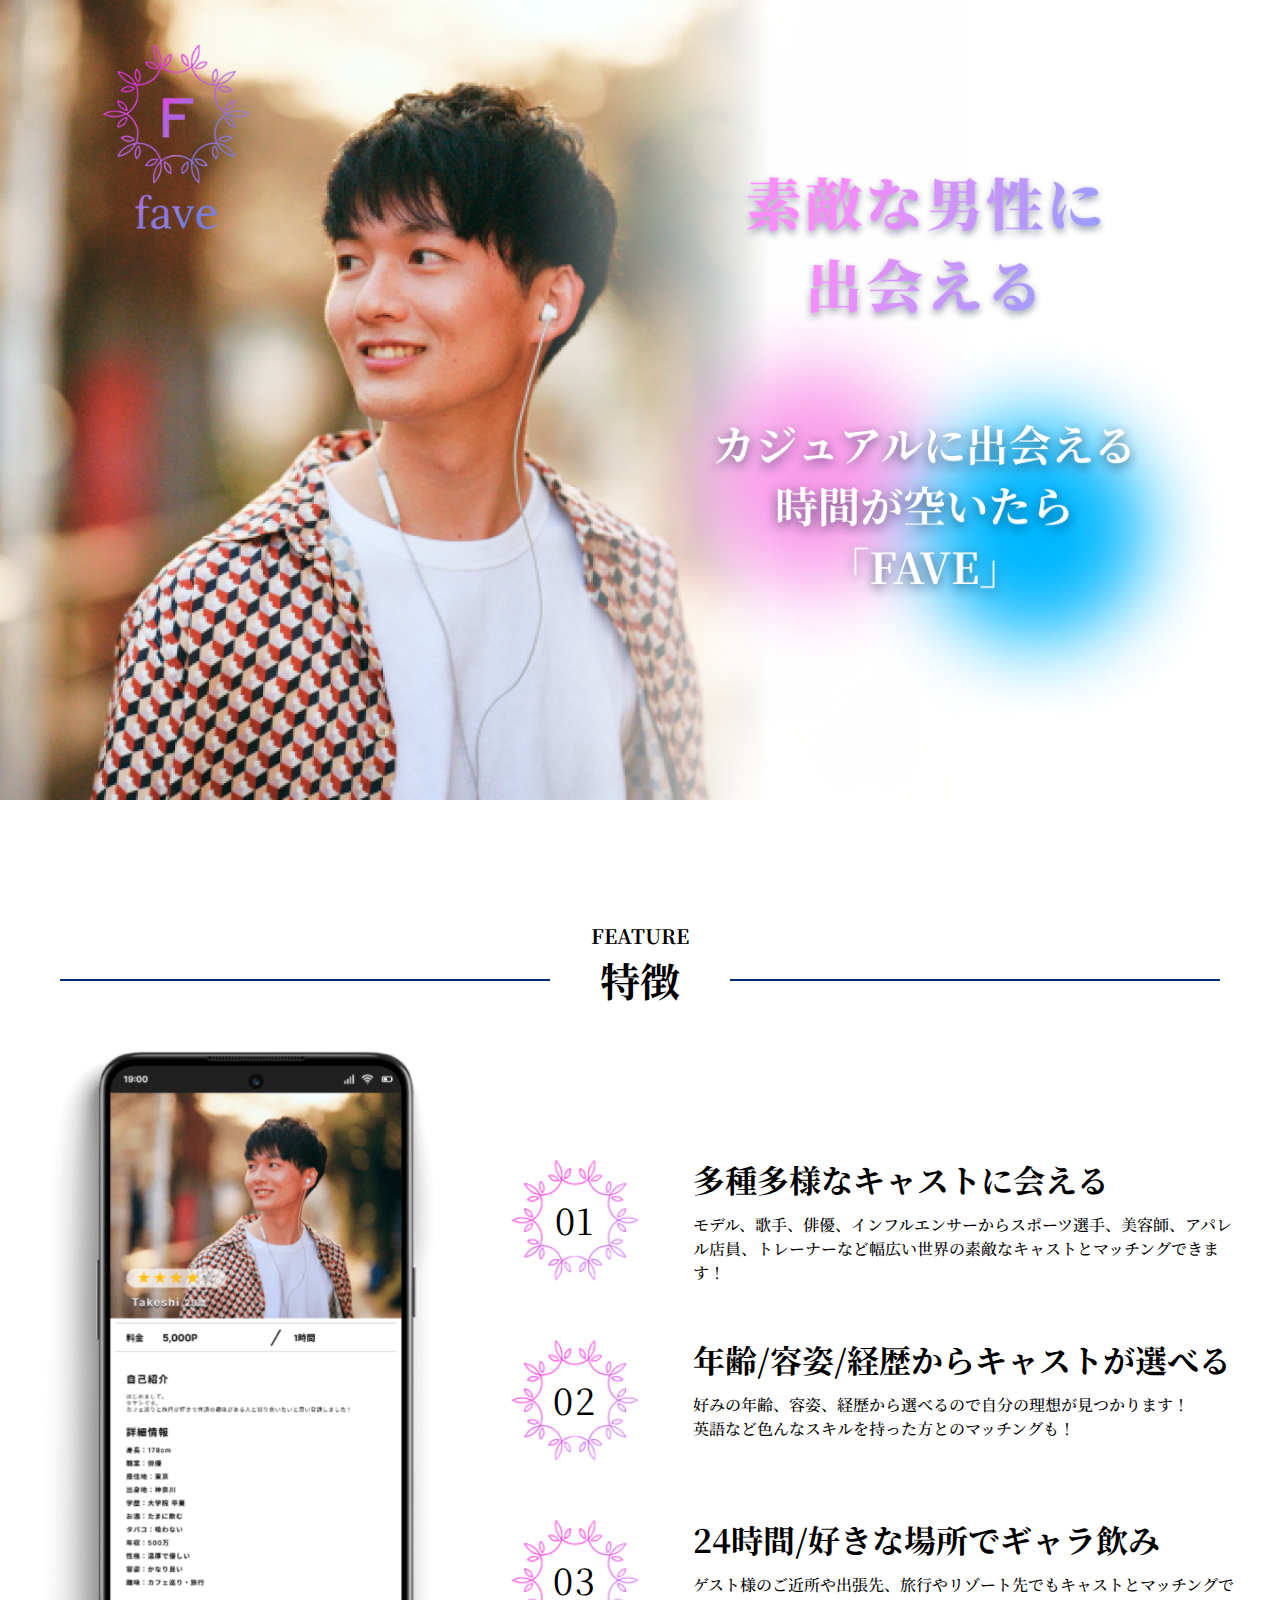
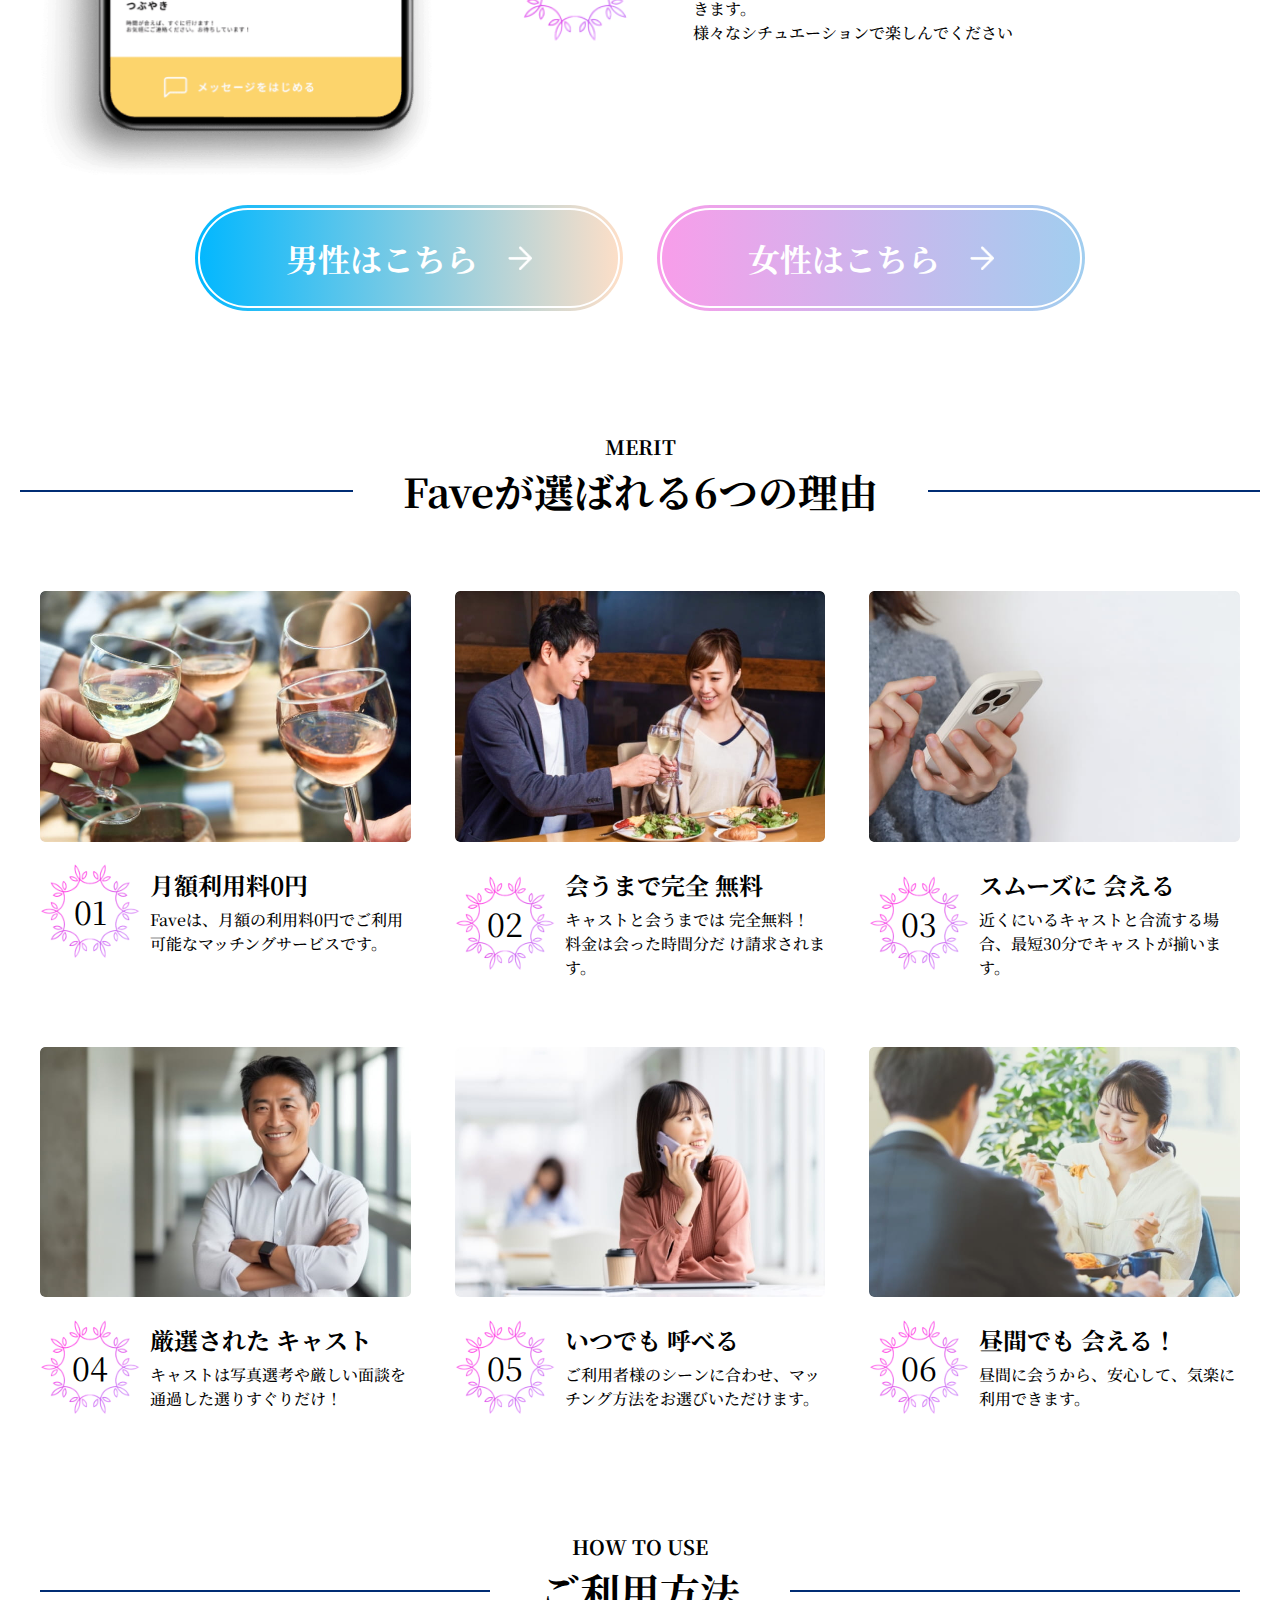
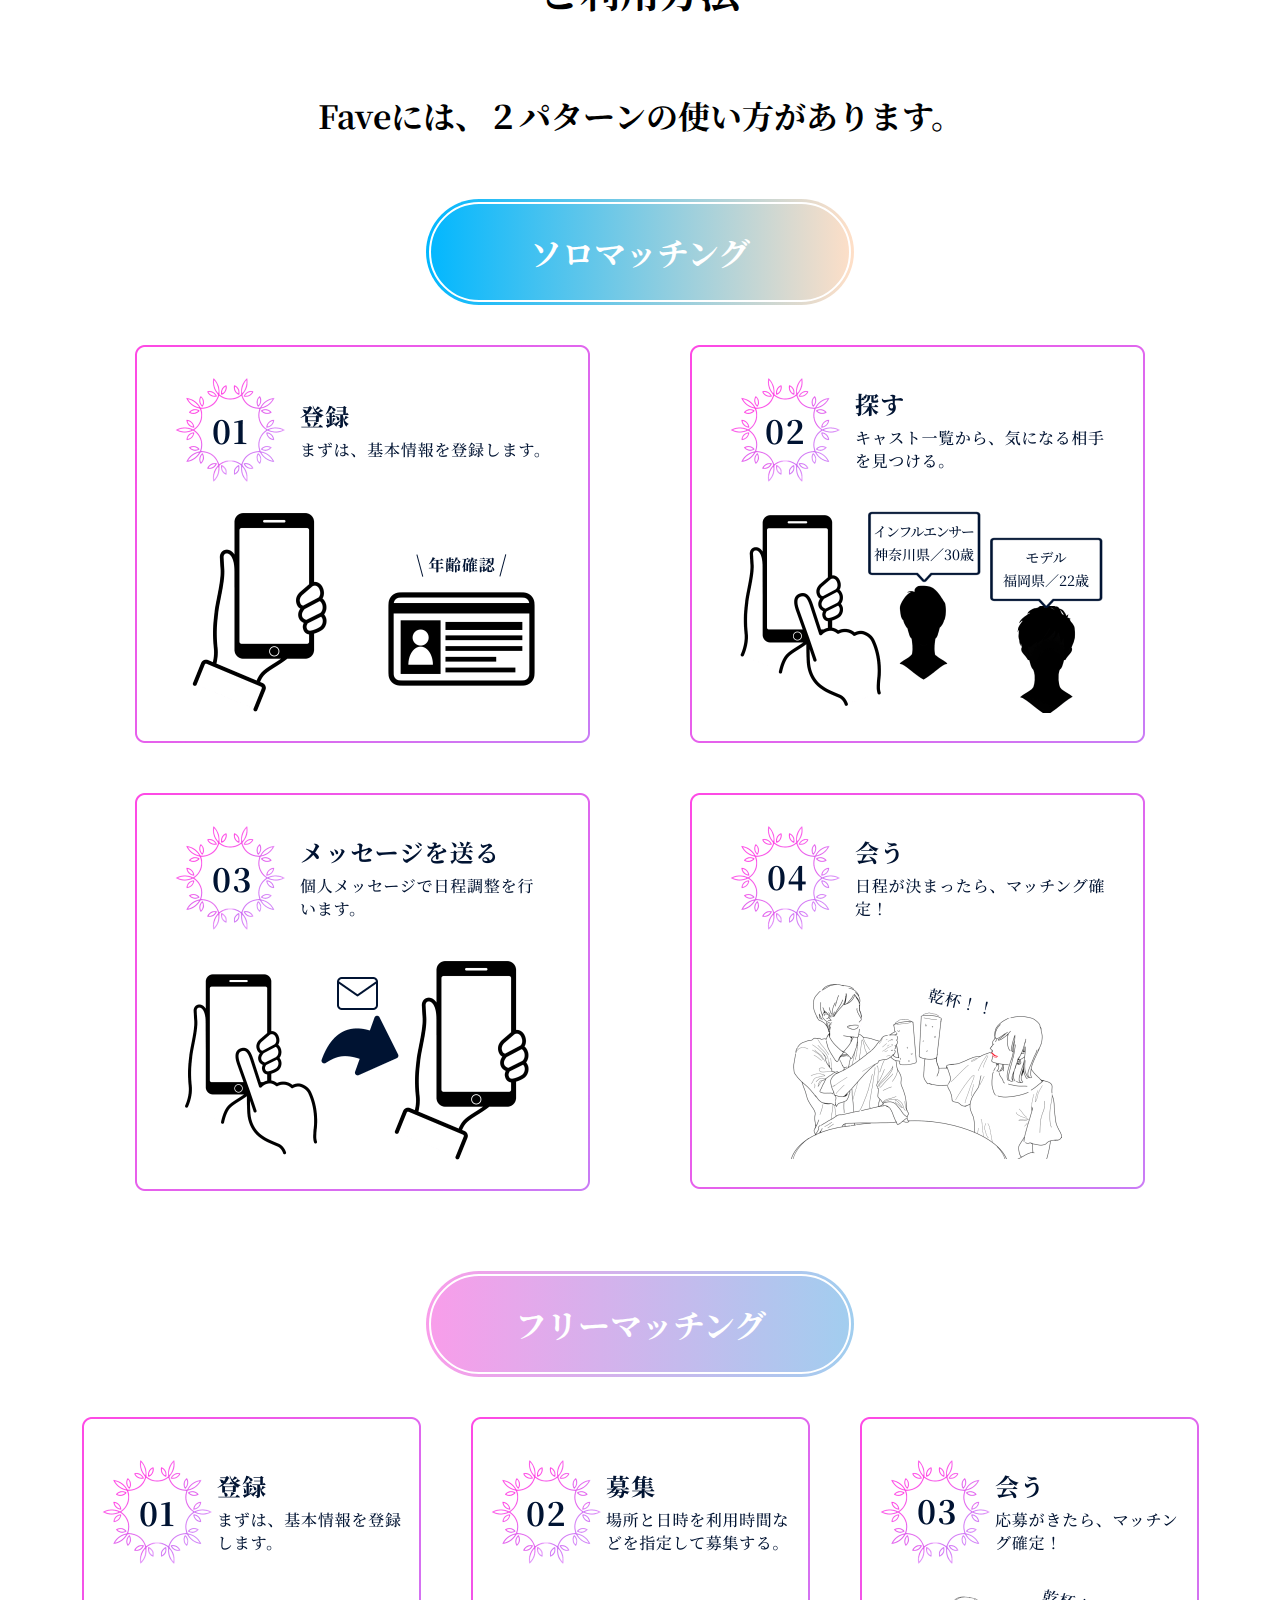
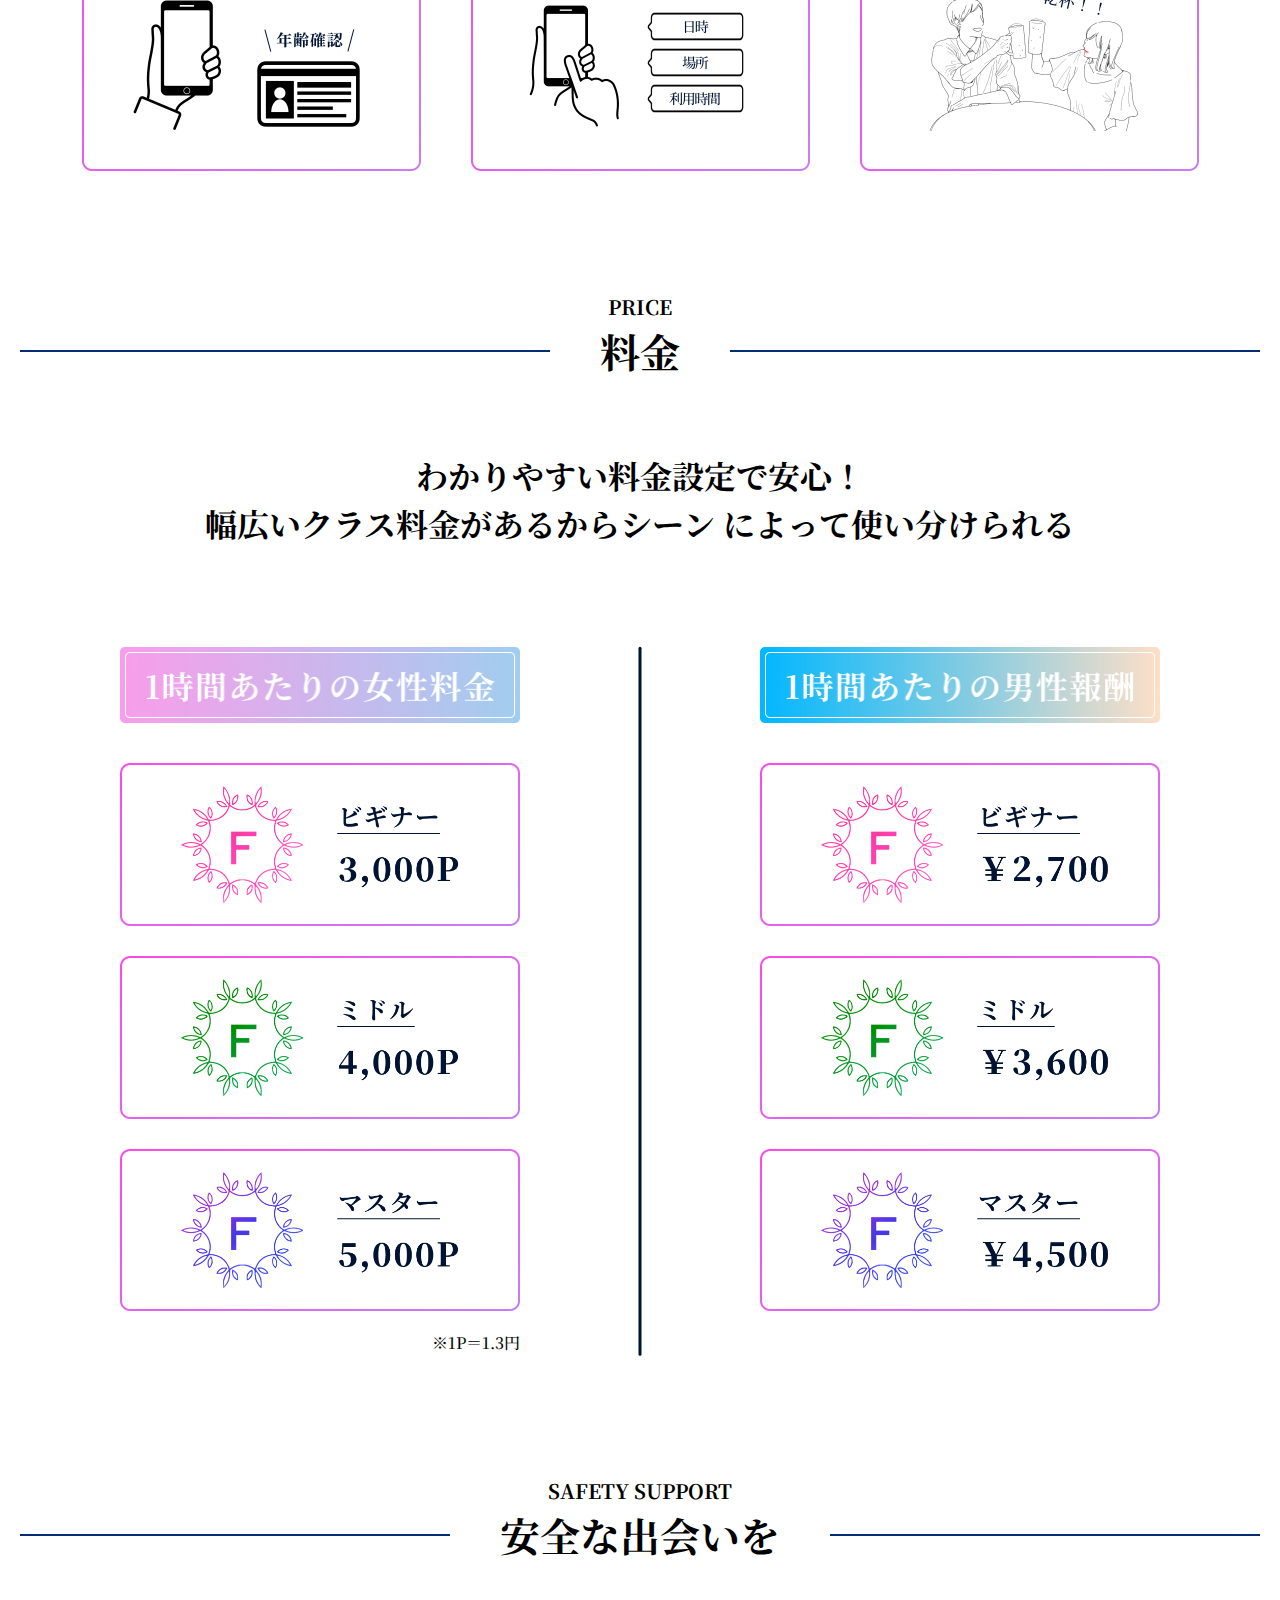
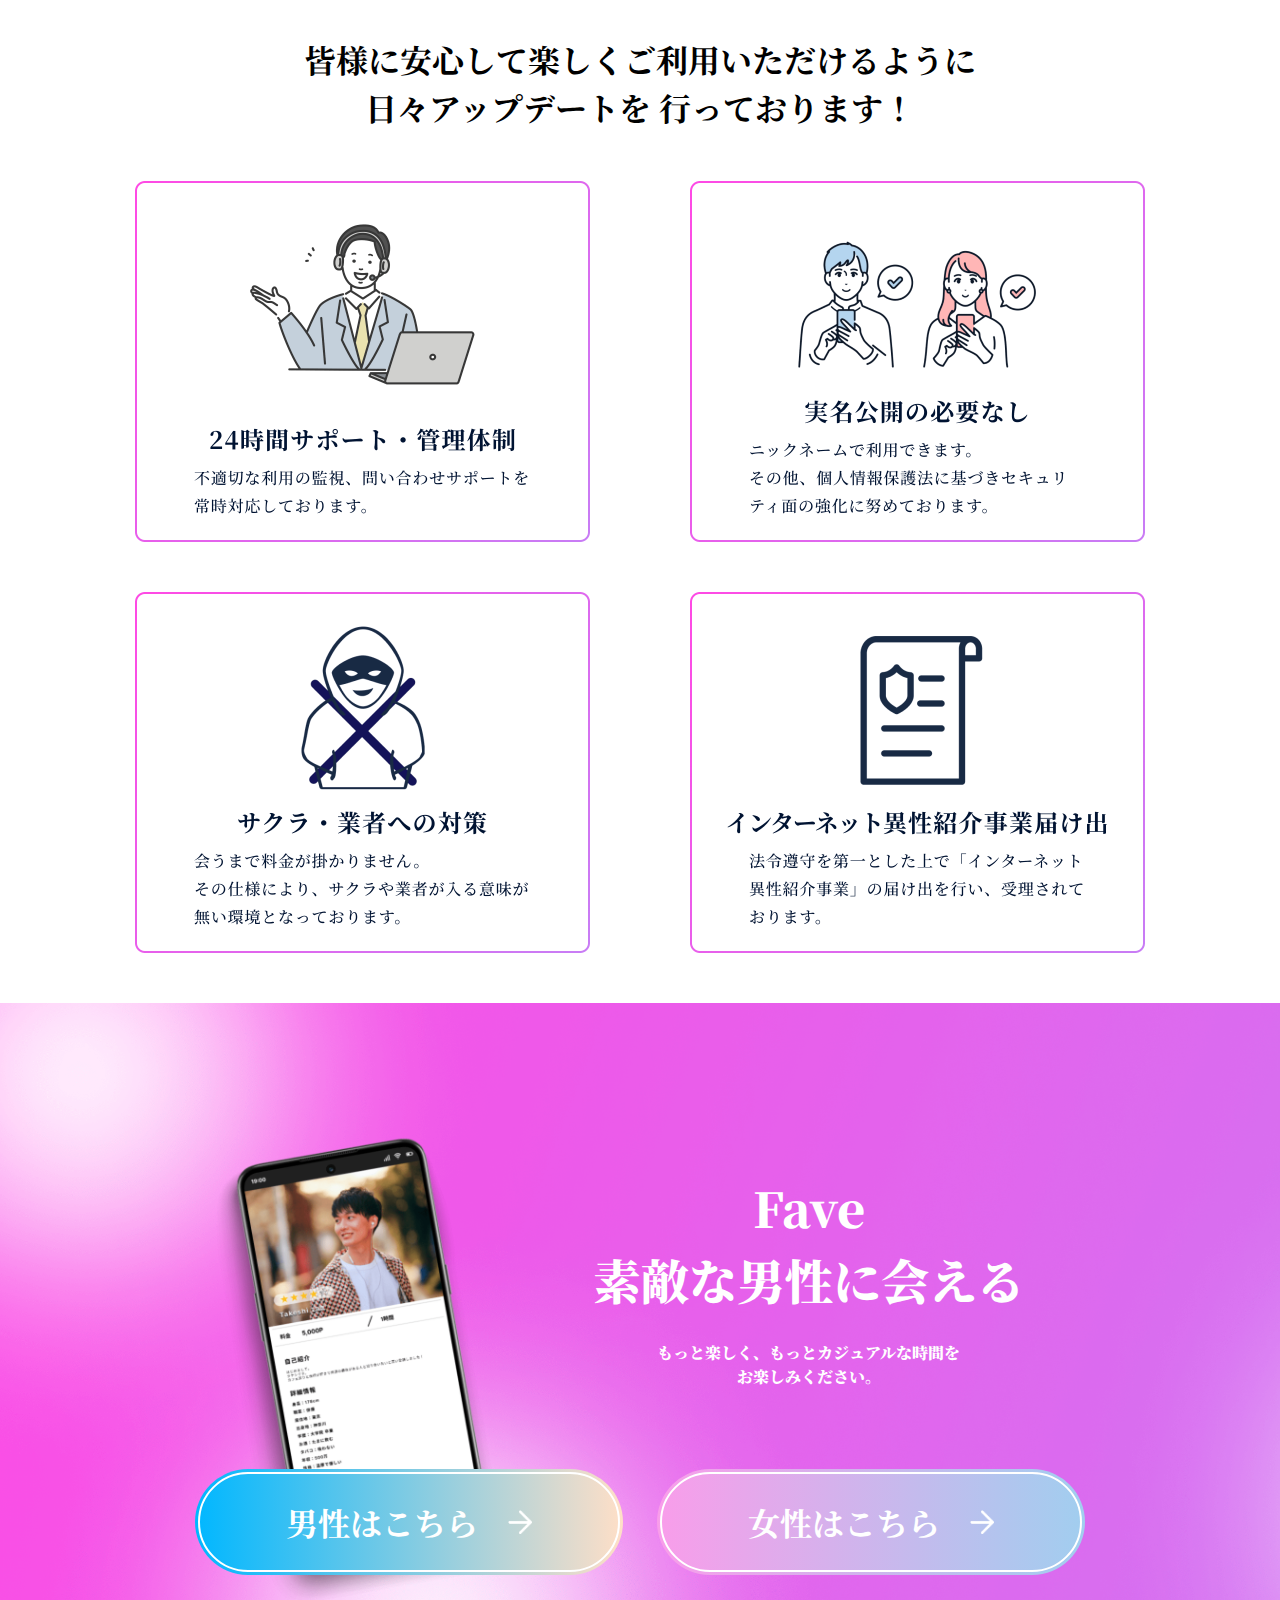
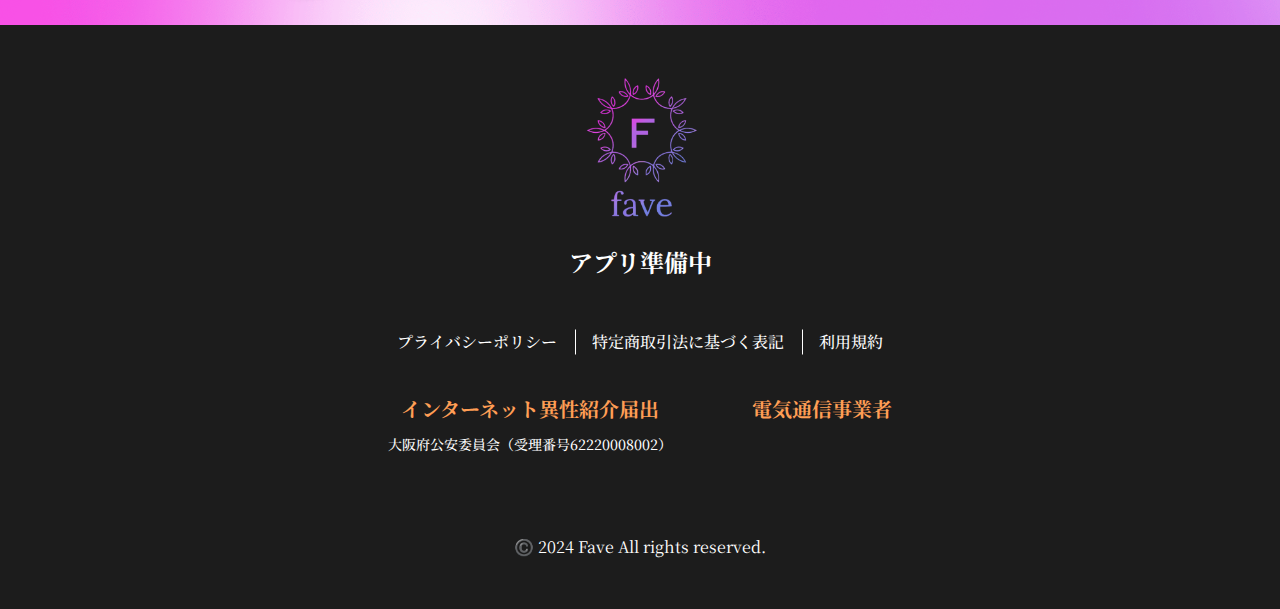
<file: index.html>
<!DOCTYPE html>
<html lang="ja">
<head>
  <meta charset="UTF-8" />
  <meta name="viewport" content="width=device-width,initial-scale=1.0" />
  <meta name="format-detection" content="telephone=no" />
  <!-- meta情報 -->
  <title>fave - 素敵な男性に出会える - ギャラ飲みアプリ</title>
  <meta name="description" content="" />
  <meta name="keywords" content="" />
  <!-- ogp -->
  <meta property="og:title" content="" />
  <meta property="og:type" content="" />
  <meta property="og:url" content="" />
  <meta property="og:image" content="" />
  <meta property="og:site_name" content="" />
  <meta property="og:description" content="" />
  <!-- ファビコン -->
  <link rel="icon" href="./favicon.ico" id="favicon">
  <link rel="apple-touch-icon" sizes="180x180" href="/apple-touch-icon-180x180.png">
  <!-- css -->
  <link rel="stylesheet" href="./css/styles.css">
  <!-- Google fonts -->
  <link rel="preconnect" href="https://fonts.googleapis.com">
  <link rel="preconnect" href="https://fonts.gstatic.com" crossorigin>
  <link href="https://fonts.googleapis.com/css2?family=Noto+Serif+JP&display=swap" rel="stylesheet">
  <!-- JavaScript -->
  <script src="https://code.jquery.com/jquery-3.6.0.js"></script>
  <script defer src="./js/script.js"></script>
</head>
<body>

  <header class="header">
    <h1 class="header__logo">
      <a href="">
        <img src='./images/common/logo.png' alt='fave' width='' height='' loading='lazy'>
      </a>
    </h1>
  </header>

  <main>
    <div class="fv">
      <div class="fv__inner">
        <div class="fv__img">
          <picture>
            <source srcset="./images/top/mv_pc.png" media="(min-width: 768px)" type="image/png">
            <img src="./images/top/mv_sp.png"alt='カジュアルに出会える 時間が空いたら「fave」' width='' height='' loading='lazy'>
          </picture>
        </div>
      </div>
    </div>

    <section class="feature">
      <div class="feature__inner">
        <h3 class="section-title">
          <span>feature</span>
          特徴
        </h3>
        <div class="feature__content">
          <div class="feature__img">
            <img src='./images/top/top_feature_img.png' alt='' width='' height='' loading='lazy'>
          </div>
          <div class="feature__items">
            <div class="feature__wrap">
              <span class="feature__icon">01</span>
              <div class="feature__item">
                <p class="feature__title">多種多様なキャストに会える</p>
                <p class="feature__text">モデル、歌手、俳優、インフルエンサーからスポーツ選手、美容師、アパレル店員、トレーナーなど幅広い世界の素敵なキャストとマッチングできます！</p>
              </div>
            </div>
            <div class="feature__wrap">
              <span class="feature__icon">02</span>
              <div class="feature__item">
                <p class="feature__title">年齢/容姿/経歴からキャストが選べる</p>
                <p class="feature__text">好みの年齢、容姿、経歴から選べるので自分の理想が見つかります！
                  <br>英語など色んなスキルを持った方とのマッチングも！</p>
              </div>
            </div>
            <div class="feature__wrap">
              <span class="feature__icon">03</span>
              <div class="feature__item">
                <p class="feature__title">24時間/好きな場所でギャラ飲み</p>
                <p class="feature__text">ゲスト様のご近所や出張先、旅行やリゾート先でもキャストとマッチングできます。<br>
                  様々なシチュエーションで楽しんでください</p>
              </div>
            </div>
          </div>
        </div>
        <div class="feature__btns">
          <a href="https://www.favejp.com/" class="btn -blue -arrow">男性はこちら</a>
          <a href="https://www.favejp.com/" class="btn -pink -arrow">女性はこちら</a>
        </div>
      </div>
    </section>

  <section class="merit">
    <div class="merit__inner">
      <h3 class="section-title">
        <span>merit</span>
        Faveが選ばれる6つの理由
      </h3>
      <div class="merit__content">
        <ul class="merit__items">
          <li class="merit__item">
            <div class="merit__img">
              <img src='./images/top/top_reason_01.jpg' alt='' width='' height='' loading='lazy'>
            </div>
            <div class="merit__wrap">
              <span class="merit__icon">01</span>
              <div class="merit__box">
                <p class="merit__title">月額利用料<br class="u-mobile">0円</p>
                <p class="merit__text">Faveは、月額の利用料0円でご利用可能なマッチングサービスです。</p>
              </div>
            </div>
          </li>
          <li class="merit__item">
            <div class="merit__img">
              <img src='./images/top/top_reason_02.jpg' alt='' width='' height='' loading='lazy'>
            </div>
            <div class="merit__wrap">
              <span class="merit__icon">02</span>
              <div class="merit__box">
                <p class="merit__title">会うまで完全
                  <br class="u-mobile">無料</p>
                <p class="merit__text">キャストと会うまでは<br class="u-mobile">
                  完全無料！<br class="u-mobile">
                  料金は会った時間分だ<br class="u-mobile">
                  け請求されます。</p>
              </div>
            </div>
          </li>
          <li class="merit__item">
            <div class="merit__img">
              <img src='./images/top/top_reason_03.jpg' alt='' width='' height='' loading='lazy'>
            </div>
            <div class="merit__wrap">
              <span class="merit__icon">03</span>
              <div class="merit__box">
                <p class="merit__title">スムーズに
                  <br class="u-mobile">会える</p>
                <p class="merit__text">近くにいるキャストと合流する場合、最短30分でキャストが揃います。</p>
              </div>
            </div>
          </li>
          <li class="merit__item">
            <div class="merit__img">
              <img src='./images/top/top_reason_04.jpg' alt='' width='' height='' loading='lazy'>
            </div>
            <div class="merit__wrap">
              <span class="merit__icon">04</span>
              <div class="merit__box">
                <p class="merit__title">厳選された
                  <br class="u-mobile">キャスト</p>
                <p class="merit__text">キャストは写真選考や厳しい面談を通過した選りすぐりだけ！</p>
              </div>
            </div>
          </li>
          <li class="merit__item">
            <div class="merit__img">
              <img src='./images/top/top_reason_05.jpg' alt='' width='' height='' loading='lazy'>
            </div>
            <div class="merit__wrap">
              <span class="merit__icon">05</span>
              <div class="merit__box">
                <p class="merit__title">いつでも
                  <br class="u-mobile">呼べる</p>
                <p class="merit__text">ご利用者様のシーンに合わせ、マッチング方法をお選びいただけます。</p>
              </div>
            </div>
          </li>
          <li class="merit__item">
            <div class="merit__img">
              <img src='./images/top/top_reason_06.jpg' alt='' width='' height='' loading='lazy'>
            </div>
            <div class="merit__wrap">
              <span class="merit__icon">06</span>
              <div class="merit__box">
                <p class="merit__title">昼間でも
                  <br class="u-mobile">会える！</p>
                <p class="merit__text">昼間に会うから、安心して、気楽に利用できます。</p>
              </div>
            </div>
          </li>
        </ul>
      </div>
    </div>
  </section>

  <section class="use">
    <div class="use__inner">
      <h3 class="section-title">
        <span>how to use</span>
        ご利用方法
      </h3>
      <p class="section-text">Faveには、２パターンの使い方が<br class="u-mobile">あります。</p>
      <div class="use__content">
        <div class="use-solo">
          <p class="btn -blue">ソロマッチング</p>
          <div class="use-solo__items">
            <div class="use-solo__item">
              <picture>
                <source srcset="./images/top/top_use_01.png" media="(min-width: 768px)" type="image/png">
                <img src="./images/top/top_use_01_sp.png" alt='' width='' height='' loading='lazy'>
              </picture>
            </div>
            <div class="use-solo__item">
              <picture>
                <source srcset="./images/top/top_use_02.png" media="(min-width: 768px)" type="image/png">
                <img src="./images/top/top_use_02_sp.png" alt='' width='' height='' loading='lazy'>
              </picture>
            </div>
            <div class="use-solo__item">
              <picture>
                <source srcset="./images/top/top_use_03.png" media="(min-width: 768px)" type="image/png">
                <img src="./images/top/top_use_03_sp.png" alt='' width='' height='' loading='lazy'>
              </picture>
            </div>
            <div class="use-solo__item">
              <picture>
                <source srcset="./images/top/top_use_04.png" media="(min-width: 768px)" type="image/png">
                <img src="./images/top/top_use_04_sp.png" alt='' width='' height='' loading='lazy'>
              </picture>
            </div>
          </div>
        </div>
        <div class="use-free">
          <p class="btn -pink">フリーマッチング</p>
          <div class="use-free__items">
            <div class="use-free__item">
              <picture>
                <source srcset="./images/top/top_step_01.png" media="(min-width: 768px)" type="image/png">
                <img src="./images/top/top_step_01_sp.png" alt='' width='' height='' loading='lazy'>
              </picture>
            </div>
            <div class="use-free__item">
              <picture>
                <source srcset="./images/top/top_step_02.png" media="(min-width: 768px)" type="image/png">
                <img src="./images/top/top_step_02_sp.png" alt='' width='' height='' loading='lazy'>
              </picture>
            </div>
            <div class="use-free__item">
              <picture>
                <source srcset="./images/top/top_step_03.png" media="(min-width: 768px)" type="image/png">
                <img src="./images/top/top_step_03_sp.png" alt='' width='' height='' loading='lazy'>
              </picture>
            </div>
          </div>
        </div>
      </div>
    </div>
  </section>

  <section class="price">
    <div class="price__inner">
      <h3 class="section-title">
        <span>price</span>
        料金
      </h3>
      <p class="section-text">わかりやすい料金設定で安心！<br>
        幅広いクラス料金があるからシーン<br class="u-mobile">
        によって使い分けられる</p>
        <div class="price__content">
          <div class="price__items">
            <div class="price__item">
              <div class="price__title">
                <picture>
                  <source srcset="./images/top/top_price_title_01.png" media="(min-width: 768px)" type="image/png">
                  <img src="./images/top/top_price_title_01_sp.png" alt='' width='' height='' loading='lazy'>
                </picture>
              </div>
              <div class="price__moneys">
                <div class="price__money">
                  <picture>
                    <source srcset="./images/top/top_price_women_01.png" media="(min-width: 768px)" type="image/png">
                    <img src="./images/top/top_price_women_01_sp.png" alt='' width='' height='' loading='lazy'>
                  </picture>
                </div>
                <div class="price__money">
                  <picture>
                    <source srcset="./images/top/top_price_women_02.png" media="(min-width: 768px)" type="image/png">
                    <img src="./images/top/top_price_women_02_sp.png" alt='' width='' height='' loading='lazy'>
                  </picture>
                </div>
                <div class="price__money">
                  <picture>
                    <source srcset="./images/top/top_price_women_03.png" media="(min-width: 768px)" type="image/png">
                    <img src="./images/top/top_price_women_03_sp.png" alt='' width='' height='' loading='lazy'>
                  </picture>
                </div>
              </div>
              <span class="price__info">※1P＝1.3円</span>
            </div>
            <div class="price__item">
              <div class="price__title">
                <picture>
                  <source srcset="./images/top/top_price_title_02.png" media="(min-width: 768px)" type="image/png">
                  <img src="./images/top/top_price_title_02_sp.png" alt='' width='' height='' loading='lazy'>
                </picture>
              </div>
              <div class="price__moneys">
                <div class="price__money">
                  <picture>
                    <source srcset="./images/top/top_price_men_01.png" media="(min-width: 768px)" type="image/png">
                    <img src="./images/top/top_price_men_01_sp.png" alt='' width='' height='' loading='lazy'>
                  </picture>
                </div>
                <div class="price__money">
                  <picture>
                    <source srcset="./images/top/top_price_men_02.png" media="(min-width: 768px)" type="image/png">
                    <img src="./images/top/top_price_men_02_sp.png" alt='' width='' height='' loading='lazy'>
                  </picture>
                </div>
                <div class="price__money">
                  <picture>
                    <source srcset="./images/top/top_price_men_03.png" media="(min-width: 768px)" type="image/png">
                    <img src="./images/top/top_price_men_03_sp.png" alt='' width='' height='' loading='lazy'>
                  </picture>
                </div>
              </div>
            </div>
          </div>
        </div>
    </div>
  </section>

  <section class="support">
    <div class="support__inner">
      <h3 class="section-title">
        <span>safety support</span>
        安全な出会いを
      </h3>
      <p class="section-text">皆様に安心して楽しくご利用いただけるように<br class="u-desktop">日々アップデートを<br class="u-mobile">
        行っております！</p>
        <div class="support__cards">
          <div class="support__card">
            <picture>
              <source srcset="./images/top/top_support_01.png" media="(min-width: 768px)" type="image/png">
              <img src="./images/top/top_support_01_sp.png" alt='' width='' height='' loading='lazy'>
            </picture>
          </div>
          <div class="support__card">
            <picture>
              <source srcset="./images/top/top_support_02.png" media="(min-width: 768px)" type="image/png">
              <img src="./images/top/top_support_02_sp.png" alt='' width='' height='' loading='lazy'>
            </picture>
          </div>
          <div class="support__card">
            <picture>
              <source srcset="./images/top/top_support_03.png" media="(min-width: 768px)" type="image/png">
              <img src="./images/top/top_support_03_sp.png" alt='' width='' height='' loading='lazy'>
            </picture>
          </div>
          <div class="support__card">
            <picture>
              <source srcset="./images/top/top_support_04.png" media="(min-width: 768px)" type="image/png">
              <img src="./images/top/top_support_04_sp.png" alt='' width='' height='' loading='lazy'>
            </picture>
          </div>
        </div>
    </div>
  </section>

  <div class="cta">
    <div class="cta__inner">
      <div class="cta__top">
        <div class="cta__icon">
          <img src="./images/top/top_cta.png" alt='' width='' height='' loading='lazy'>
        </div>
        <div class="cta__wrap">
          <p class="cta__title">Fave<br>素敵な男性に会える</p>
          <p class="cta__text">もっと楽しく、もっとカジュアルな時間を<br class="u-desktop">お楽しみください。</p>
        </div>
      </div>
      <div class="cta__bottom">
        <a href="https://www.favejp.com/" class="btn -blue -arrow">男性はこちら</a>
        <a href="https://www.favejp.com/" class="btn -pink -arrow">女性はこちら</a>
      </div>
    </div>
  </div>

</main>

  <footer class="footer">
    <div class="footer__inner">
      <div class="footer__content">
        <div class="footer__top">
          <div class="footer__logo">
            <a href="./index.html">
              <img src='./images/common/logo.png' alt='fave' width='' height='' loading='lazy'>
            </a>
          </div>
          <p class="footer__text">アプリ準備中</p>
          <ul class="footer__nav">
            <li class="footer__nav-item">
              <a href="./privacy.html">プライバシーポリシー</a>
            </li>
            <li class="footer__nav-item">
              <a href="./law.html">特定商取引法に基づく表記</a>
            </li>
            <li class="footer__nav-item">
              <a href="./terms.html">利用規約</a>
            </li>
          </ul>
        </div>
        <div class="footer__items">
          <div class="footer__item">
            <span>インターネット異性紹介届出</span>
            <p>大阪府公安委員会（受理番号62220008002）</p>
          </div>
          <div class="footer__item">
            <span>電気通信事業者</span>
          </div>
        </div>
        <ul class="footer__sns">
          <li class="footer__sns-icon">
            <a href="https://www.instagram.com/ocha.match?igsh=NHRrb2h4bnhzanFk&utm_source=qr" target="_blank">
              <img src='./images/icon/icon_Instagram.png' alt='' width='' height='' loading='lazy'>
            </a>
          </li>
          <li class="footer__sns-icon">
            <a href="https://x.com/eramedia_japan?s=21&t=iy0AznA65EbNjRZKje7L4g" target="_blank">
              <img src='./images/icon/icon_x.png' alt='' width='' height='' loading='lazy'>
            </a>
          </li>
          <li class="footer__sns-icon">
            <a href="https://www.tiktok.com/@ocha04186?_t=8leWgpbMFbU&_r=1" target="_blank">
              <img src='./images/icon/icon_tiktok.png' alt='' width='' height='' loading='lazy'>
            </a>
          </li>
        </ul>
      </div>
      <p class="footer__copyright">©️ 2024 Fave All rights reserved.</p>
    </div>
  </footer>
  
</body>
</html>
</file>
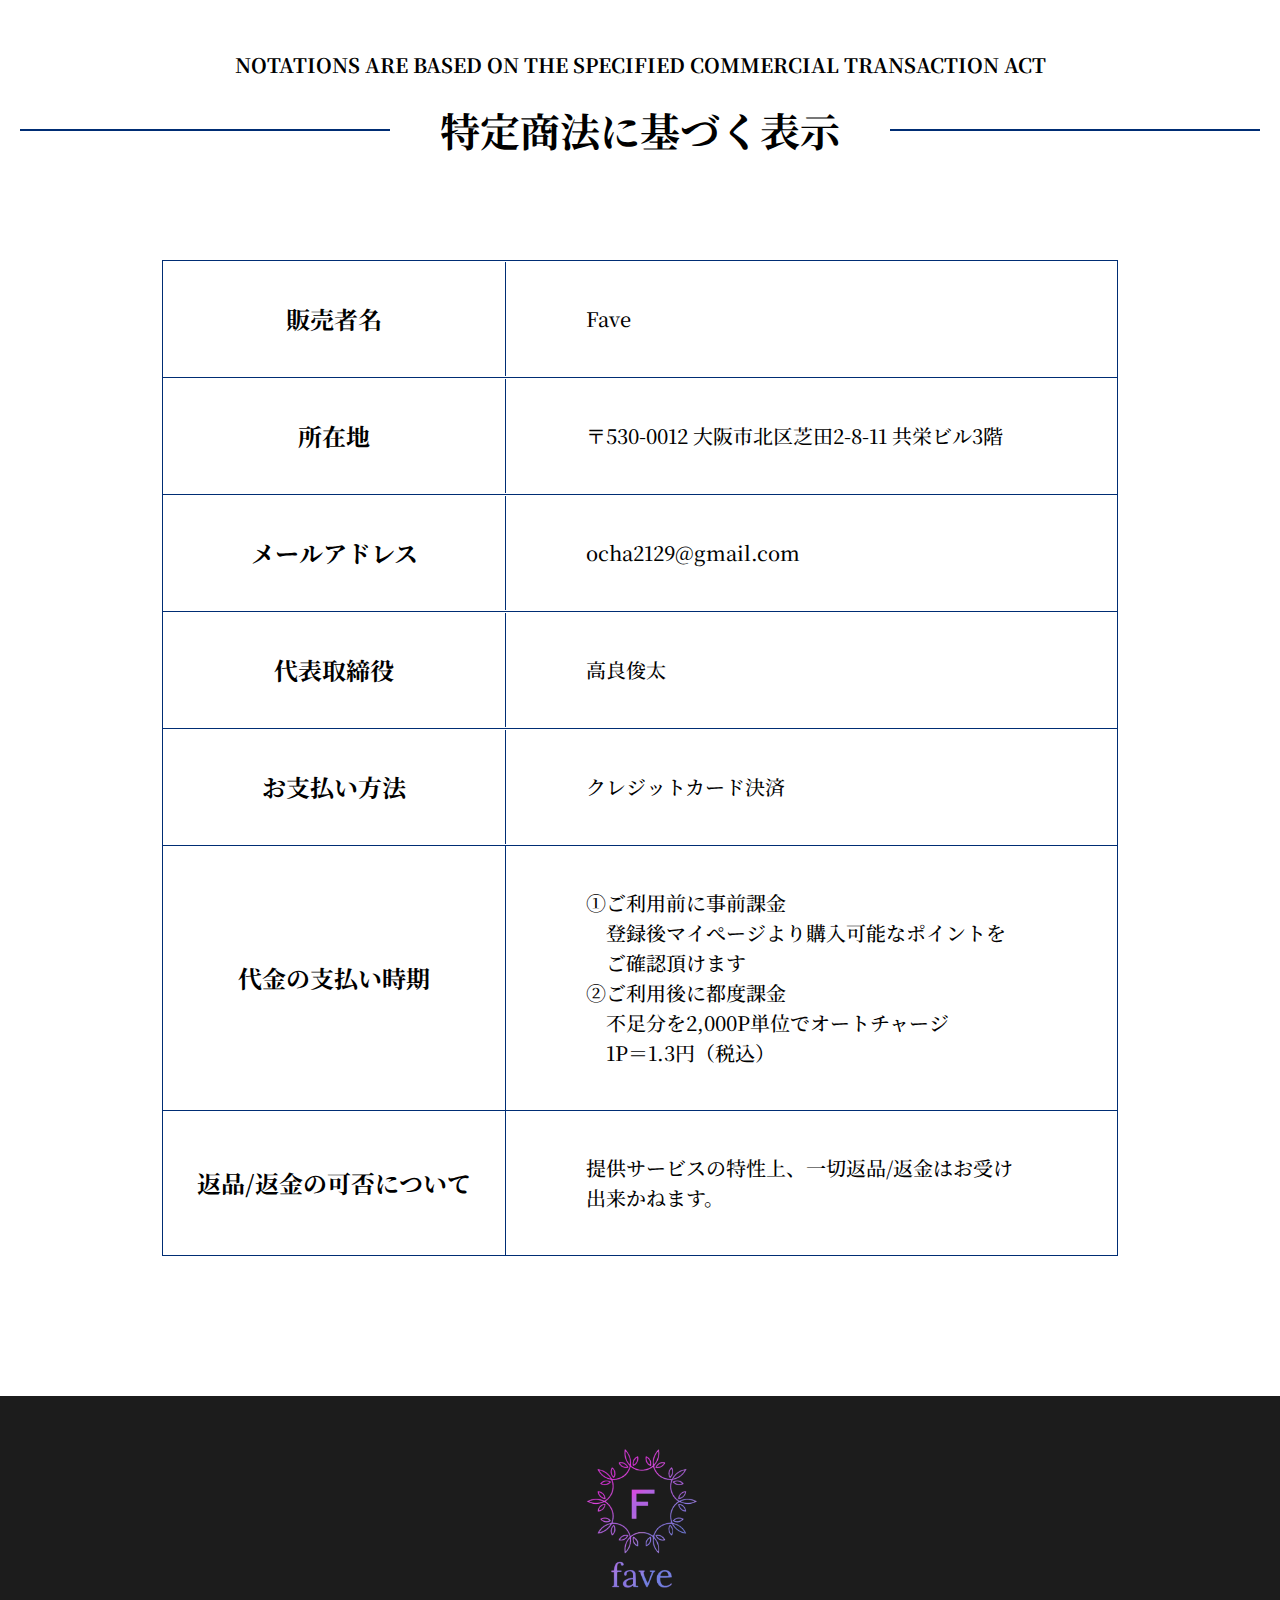
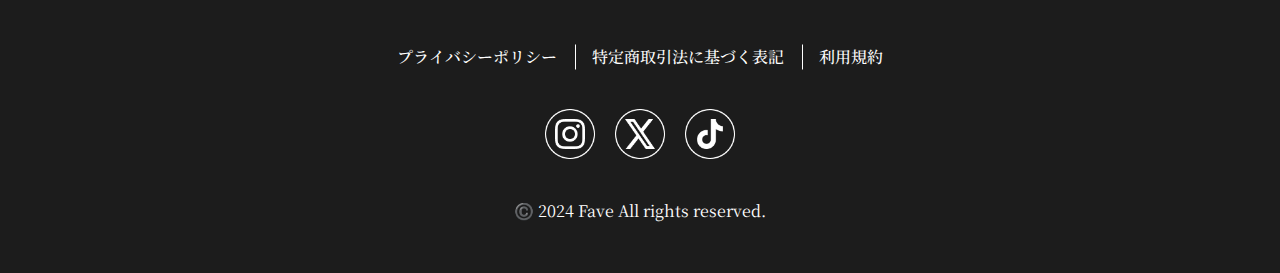
<file: law.html>
<!DOCTYPE html>
<html lang="ja">
<head>
  <meta charset="UTF-8" />
  <meta name="viewport" content="width=device-width,initial-scale=1.0" />
  <meta name="format-detection" content="telephone=no" />
  <!-- meta情報 -->
  <title>fave - 素敵な男性に出会える - ギャラ飲みアプリ</title>
  <meta name="description" content="" />
  <meta name="keywords" content="" />
  <!-- ogp -->
  <meta property="og:title" content="" />
  <meta property="og:type" content="" />
  <meta property="og:url" content="" />
  <meta property="og:image" content="" />
  <meta property="og:site_name" content="" />
  <meta property="og:description" content="" />
  <!-- ファビコン -->
  <link rel="icon" href="./favicon.ico" id="favicon">
  <link rel="apple-touch-icon" sizes="180x180" href="/apple-touch-icon-180x180.png">
  <!-- css -->
  <link rel="stylesheet" href="./css/styles.css">
  <!-- Google fonts -->
  <link rel="preconnect" href="https://fonts.googleapis.com">
  <link rel="preconnect" href="https://fonts.gstatic.com" crossorigin>
  <link href="https://fonts.googleapis.com/css2?family=Noto+Serif+JP&display=swap" rel="stylesheet">
  <!-- JavaScript -->
  <script src="https://code.jquery.com/jquery-3.6.0.js"></script>
  <script defer src="./js/script.js"></script>
</head>
<body>


<main>
  <div class="privacy">
    <h3 class="section-title law__title">
    <span>NOTATIONS ARE BASED ON THE SPECIFIED COMMERCIAL TRANSACTION ACT</span>
    特定商法に基づく表示
  </h3>
  <div class="law__inner">
    <table class="law__table">
      <tbody>
        <tr>
          <th>販売者名</th>
          <td>Fave</td>
        </tr>
        <tr>
          <th>所在地</th>
          <td>〒530-0012 大阪市北区芝田2-8-11 共栄ビル3階</td>
        </tr>
        <tr>
          <th>メールアドレス</th>
          <td>ocha2129@gmail.com</td>
        </tr>
        <tr>
          <th>代表取締役</th>
          <td>高良俊太</td>
        </tr>
        <tr>
          <th>お支払い方法</th>
          <td>クレジットカード決済</td>
        </tr>
        <tr>
          <th>代金の支払い時期</th>
          <td>
            <p class="indent-1">
              ①ご利用前に事前課金<br>登録後マイぺージより購入可能なポイントを<br>ご確認頂けます</p>
              <p class="indent-1">②ご利用後に都度課金<br>
                不足分を2,000P単位でオートチャージ<br>
                1P＝1.3円（税込）</p>
          </td>
        </tr>
        <tr>
          <th>返品/返金の可否について</th>
          <td>提供サービスの特性上、一切返品/返金はお受け
    出来かねます。</td>
        </tr>
      </tbody>
    </table>
  </div>
  </div>
</main>

<footer class="footer">
  <div class="footer__inner">
    <div class="footer__content">
      <div class="footer__top">
        <div class="footer__logo">
          <a href="./index.html">
            <img src='./images/common/logo.png' alt='fave' width='' height='' loading='lazy'>
          </a>
        </div>
        <ul class="footer__nav">
          <li class="footer__nav-item">
            <a href="./privacy.html">プライバシーポリシー</a>
          </li>
          <li class="footer__nav-item">
            <a href="./law.html">特定商取引法に基づく表記</a>
          </li>
          <li class="footer__nav-item">
            <a href="./terms.html">利用規約</a>
          </li>
        </ul>
      </div>
      <ul class="footer__sns">
        <li class="footer__sns-icon">
          <a href="" target="_blank">
            <img src='./images/icon/icon_Instagram.png' alt='' width='' height='' loading='lazy'>
          </a>
        </li>
        <li class="footer__sns-icon">
          <a href="" target="_blank">
            <img src='./images/icon/icon_x.png' alt='' width='' height='' loading='lazy'>
          </a>
        </li>
        <li class="footer__sns-icon">
          <a href="" target="_blank">
            <img src='./images/icon/icon_tiktok.png' alt='' width='' height='' loading='lazy'>
          </a>
        </li>
      </ul>
    </div>
    <p class="footer__copyright">©️ 2024 Fave All rights reserved.</p>
  </div>
</footer>
</body>
</html>
</file>
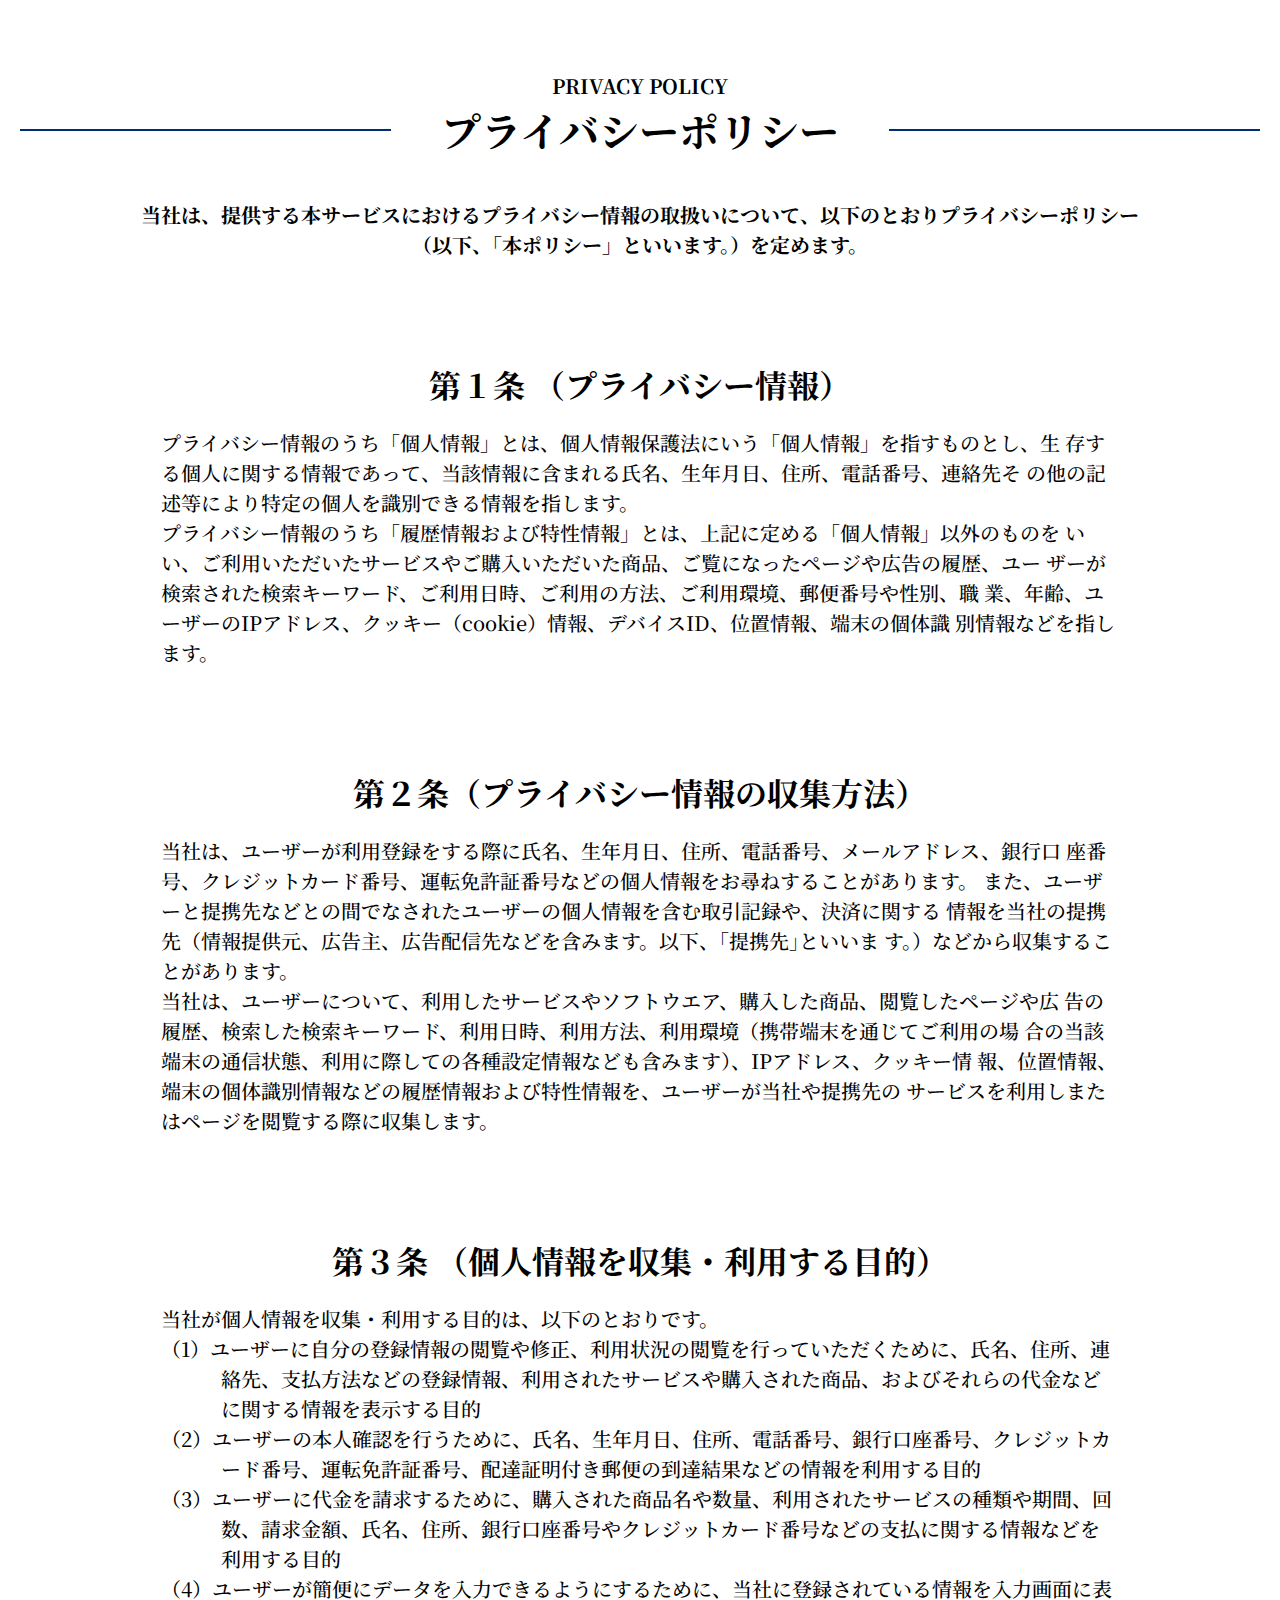
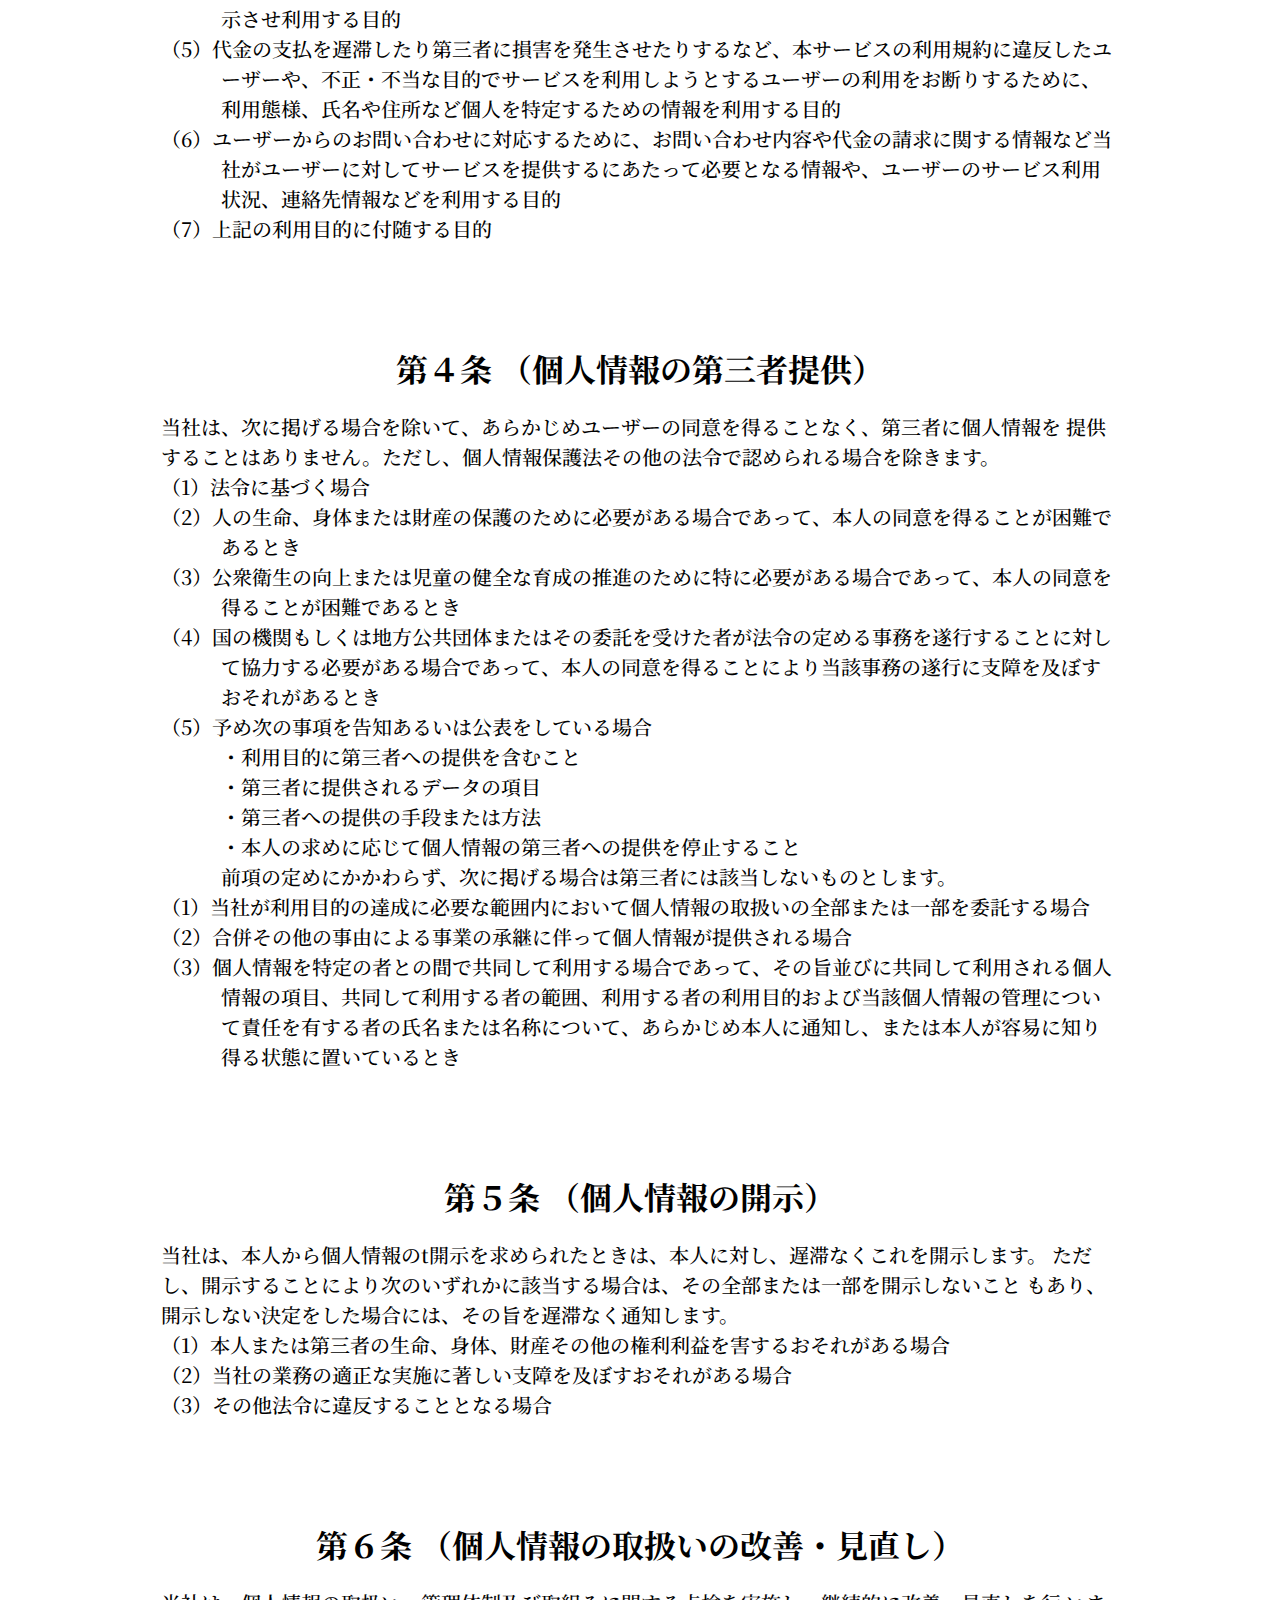
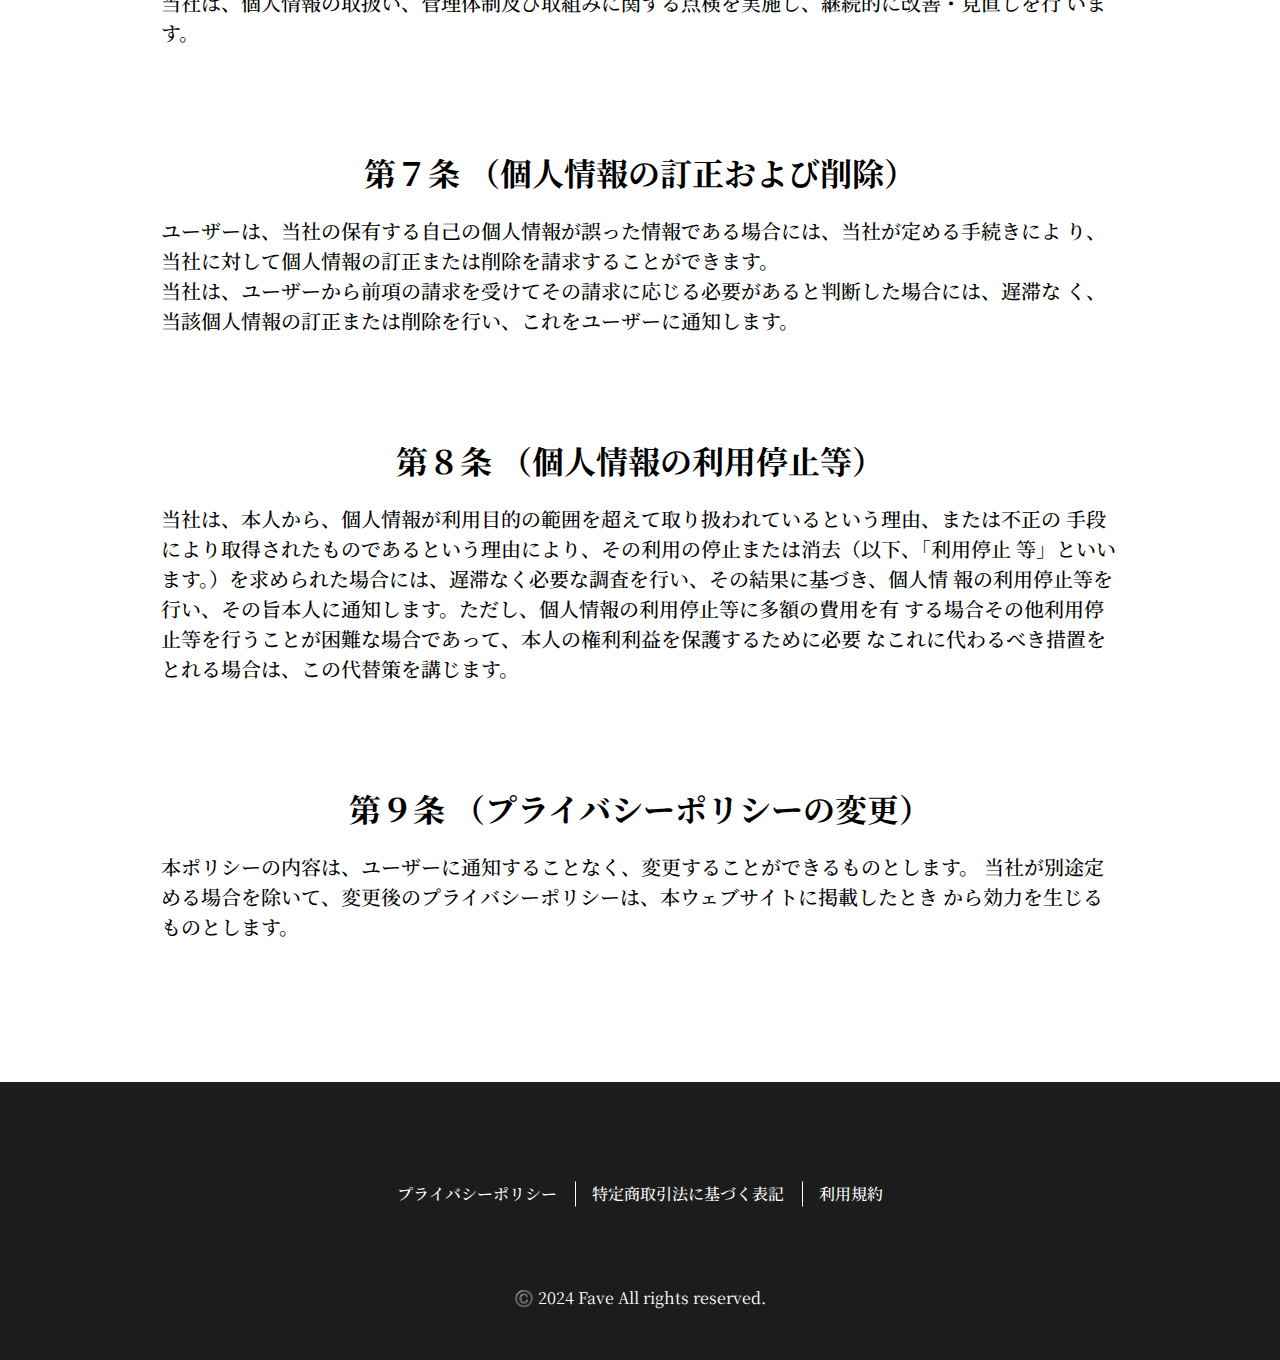
<file: privacy.html>
<!DOCTYPE html>
<html lang="ja">
<head>
  <meta charset="UTF-8" />
  <meta name="viewport" content="width=device-width,initial-scale=1.0" />
  <meta name="format-detection" content="telephone=no" />
  <!-- meta情報 -->
  <title>fave - 素敵な男性に出会える - ギャラ飲みアプリ</title>
  <meta name="description" content="" />
  <meta name="keywords" content="" />
  <!-- ogp -->
  <meta property="og:title" content="" />
  <meta property="og:type" content="" />
  <meta property="og:url" content="" />
  <meta property="og:image" content="" />
  <meta property="og:site_name" content="" />
  <meta property="og:description" content="" />
  <!-- ファビコン -->
  <link rel="icon" href="./favicon.ico" id="favicon">
  <link rel="apple-touch-icon" sizes="180x180" href="/apple-touch-icon-180x180.png">
  <!-- css -->
  <link rel="stylesheet" href="./css/styles.css">
  <!-- Google fonts -->
  <link rel="preconnect" href="https://fonts.googleapis.com">
  <link rel="preconnect" href="https://fonts.gstatic.com" crossorigin>
  <link href="https://fonts.googleapis.com/css2?family=Noto+Serif+JP&display=swap" rel="stylesheet">
  <!-- JavaScript -->
  <script src="https://code.jquery.com/jquery-3.6.0.js"></script>
  <script defer src="./js/script.js"></script>
</head>
<body>


<main>
  <div class="privacy">
    <h3 class="section-title">
    <span>privacy policy</span>
    プライバシーポリシー
  </h3>
    <div class="privacy__inner">
      <p class="privacy__desc">
        当社は、提供する本サービスにおけるプライバシー情報の取扱いについて、以下のとおりプライバシーポリシー<br class="u-desktop">
    （以下、「本ポリシー」といいます。）を定めます。
      </p>

      <div class="privacy__items">
        <div class="privacy__item">
          <p class="privacy__title">第１条<br class="u-mobile">
            （プライバシー情報）</p>
            <p class="privacy__text">
              プライバシー情報のうち「個人情報」とは、個人情報保護法にいう「個人情報」を指すものとし、生
              存する個人に関する情報であって、当該情報に含まれる氏名、生年月日、住所、電話番号、連絡先そ
              の他の記述等により特定の個人を識別できる情報を指します。<br>
              プライバシー情報のうち「履歴情報および特性情報」とは、上記に定める「個人情報」以外のものを
              いい、ご利用いただいたサービスやご購入いただいた商品、ご覧になったページや広告の履歴、ユー
              ザーが検索された検索キーワード、ご利用日時、ご利用の方法、ご利用環境、郵便番号や性別、職
              業、年齢、ユーザーのIPアドレス、クッキー（cookie）情報、デバイスID、位置情報、端末の個体識
              別情報などを指します。
            </p>
        </div>
        <div class="privacy__item">
          <p class="privacy__title">第２条<br class="u-mobile">（プライバシー情報の収集方法）</p>
            <p class="privacy__text">
              当社は、ユーザーが利用登録をする際に氏名、生年月日、住所、電話番号、メールアドレス、銀行口
              座番号、クレジットカード番号、運転免許証番号などの個人情報をお尋ねすることがあります。
              また、ユーザーと提携先などとの間でなされたユーザーの個人情報を含む取引記録や、決済に関する
              情報を当社の提携先（情報提供元、広告主、広告配信先などを含みます。以下、｢提携先｣といいま
              す。）などから収集することがあります。<br>
              当社は、ユーザーについて、利用したサービスやソフトウエア、購入した商品、閲覧したページや広
              告の履歴、検索した検索キーワード、利用日時、利用方法、利用環境（携帯端末を通じてご利用の場
              合の当該端末の通信状態、利用に際しての各種設定情報なども含みます）、IPアドレス、クッキー情
              報、位置情報、端末の個体識別情報などの履歴情報および特性情報を、ユーザーが当社や提携先の
              サービスを利用しまたはページを閲覧する際に収集します。
            </p>
        </div>
        <div class="privacy__item">
          <p class="privacy__title">第３条<br class="u-mobile">
            （個人情報を収集・利用する目的）</p>
            <p class="privacy__text">
              当社が個人情報を収集・利用する目的は、以下のとおりです。
              <span class="indent-1">（1）ユーザーに自分の登録情報の閲覧や修正、利用状況の閲覧を行っていただくために、氏名、住所、連絡先、支払方法などの登録情報、利用されたサービスや購入された商品、およびそれらの代金などに関する情報を表示する目的</span>
              <span class="indent-1">（2）ユーザーの本人確認を行うために、氏名、生年月日、住所、電話番号、銀行口座番号、クレジットカード番号、運転免許証番号、配達証明付き郵便の到達結果などの情報を利用する目的</span>
              <span class="indent-1">（3）ユーザーに代金を請求するために、購入された商品名や数量、利用されたサービスの種類や期間、回数、請求金額、氏名、住所、銀行口座番号やクレジットカード番号などの支払に関する情報などを利用する目的</span>
              <span class="indent-1">（4）ユーザーが簡便にデータを入力できるようにするために、当社に登録されている情報を入力画面に表示させ利用する目的</span>
              <span class="indent-1">（5）代金の支払を遅滞したり第三者に損害を発生させたりするなど、本サービスの利用規約に違反したユーザーや、不正・不当な目的でサービスを利用しようとするユーザーの利用をお断りするために、利用態様、氏名や住所など個人を特定するための情報を利用する目的</span>
              <span class="indent-1">（6）ユーザーからのお問い合わせに対応するために、お問い合わせ内容や代金の請求に関する情報など当社がユーザーに対してサービスを提供するにあたって必要となる情報や、ユーザーのサービス利用状況、連絡先情報などを利用する目的</span>
              <span class="indent-1">（7）上記の利用目的に付随する目的</span>
            </p>
        </div>
        <div class="privacy__item">
          <p class="privacy__title">第４条<br class="u-mobile">
            （個人情報の第三者提供）</p>
            <p class="privacy__text">
              当社は、次に掲げる場合を除いて、あらかじめユーザーの同意を得ることなく、第三者に個人情報を
提供することはありません。ただし、個人情報保護法その他の法令で認められる場合を除きます。
              <span class="indent-1">（1）法令に基づく場合</span>
              <span class="indent-1">（2）人の生命、身体または財産の保護のために必要がある場合であって、本人の同意を得ることが困難であるとき</span>
              <span class="indent-1">（3）公衆衛生の向上または児童の健全な育成の推進のために特に必要がある場合であって、本人の同意を得ることが困難であるとき</span>
              <span class="indent-1">（4）国の機関もしくは地方公共団体またはその委託を受けた者が法令の定める事務を遂行することに対して協力する必要がある場合であって、本人の同意を得ることにより当該事務の遂行に支障を及ぼすおそれがあるとき</span>
              <span class="indent-1">（5）予め次の事項を告知あるいは公表をしている場合<br>
                ・利用目的に第三者への提供を含むこと<br>
                  ・第三者に提供されるデータの項目<br>
                  ・第三者への提供の手段または方法<br>
                  ・本人の求めに応じて個人情報の第三者への提供を停止すること<br>
                  前項の定めにかかわらず、次に掲げる場合は第三者には該当しないものとします。</span>
              <span class="indent-1">（1）当社が利用目的の達成に必要な範囲内において個人情報の取扱いの全部または一部を委託する場合</span>
              <span class="indent-1">（2）合併その他の事由による事業の承継に伴って個人情報が提供される場合</span>
              <span class="indent-1">（3）個人情報を特定の者との間で共同して利用する場合であって、その旨並びに共同して利用される個人情報の項目、共同して利用する者の範囲、利用する者の利用目的および当該個人情報の管理について責任を有する者の氏名または名称について、あらかじめ本人に通知し、または本人が容易に知り得る状態に置いているとき</span>
            </p>
        </div>
        <div class="privacy__item">
          <p class="privacy__title">第５条<br class="u-mobile">
            （個人情報の開示）</p>
            <p class="privacy__text">
              当社は、本人から個人情報のt開示を求められたときは、本人に対し、遅滞なくこれを開示します。
ただし、開示することにより次のいずれかに該当する場合は、その全部または一部を開示しないこと
もあり、開示しない決定をした場合には、その旨を遅滞なく通知します。
              <span class="indent-1">（1）本人または第三者の生命、身体、財産その他の権利利益を害するおそれがある場合</span>
              <span class="indent-1">（2）当社の業務の適正な実施に著しい支障を及ぼすおそれがある場合</span>
              <span class="indent-1">（3）その他法令に違反することとなる場合</span>
            </p>
        </div>
        <div class="privacy__item">
          <p class="privacy__title">第６条<br class="u-mobile">
            （個人情報の取扱いの改善・見直し）</p>
            <p class="privacy__text">
              当社は、個人情報の取扱い、管理体制及び取組みに関する点検を実施し、継続的に改善・見直しを行
              います。
            </p>
        </div>
        <div class="privacy__item">
          <p class="privacy__title">第７条<br class="u-mobile">
            （個人情報の訂正および削除）</p>
            <p class="privacy__text">
              ユーザーは、当社の保有する自己の個人情報が誤った情報である場合には、当社が定める手続きによ
              り、当社に対して個人情報の訂正または削除を請求することができます。<br>
              当社は、ユーザーから前項の請求を受けてその請求に応じる必要があると判断した場合には、遅滞な
              く、当該個人情報の訂正または削除を行い、これをユーザーに通知します。
            </p>
        </div>
        <div class="privacy__item">
          <p class="privacy__title">第８条<br class="u-mobile">
            （個人情報の利用停止等）</p>
            <p class="privacy__text">
              当社は、本人から、個人情報が利用目的の範囲を超えて取り扱われているという理由、または不正の
              手段により取得されたものであるという理由により、その利用の停止または消去（以下、「利用停止
              等」といいます。）を求められた場合には、遅滞なく必要な調査を行い、その結果に基づき、個人情
              報の利用停止等を行い、その旨本人に通知します。ただし、個人情報の利用停止等に多額の費用を有
              する場合その他利用停止等を行うことが困難な場合であって、本人の権利利益を保護するために必要
              なこれに代わるべき措置をとれる場合は、この代替策を講じます。
            </p>
        </div>
        <div class="privacy__item">
          <p class="privacy__title">第９条<br class="u-mobile">
            （プライバシーポリシーの変更）</p>
            <p class="privacy__text">
              本ポリシーの内容は、ユーザーに通知することなく、変更することができるものとします。
              当社が別途定める場合を除いて、変更後のプライバシーポリシーは、本ウェブサイトに掲載したとき
              から効力を生じるものとします。
            </p>
        </div>
      </div>
      
    </div>
  </div>
</main>

<footer class="footer">
  <div class="footer__inner">
    <div class="footer__content">
      <div class="footer__top">
        <div class="footer__logo">
          <a href="./index.html">
            <img src='./images/common/logo.png' alt='fave' width='' height='' loading='lazy'>
          </a>
        </div>
        <ul class="footer__nav">
          <li class="footer__nav-item">
            <a href="./privacy.html">プライバシーポリシー</a>
          </li>
          <li class="footer__nav-item">
            <a href="./law.html">特定商取引法に基づく表記</a>
          </li>
          <li class="footer__nav-item">
            <a href="./terms.html">利用規約</a>
          </li>
        </ul>
      </div>
      <ul class="footer__sns">
        <li class="footer__sns-icon">
          <a href="" target="_blank">
            <img src='./images/icon/icon_Instagram.png' alt='' width='' height='' loading='lazy'>
          </a>
        </li>
        <li class="footer__sns-icon">
          <a href="" target="_blank">
            <img src='./images/icon/icon_x.png' alt='' width='' height='' loading='lazy'>
          </a>
        </li>
        <li class="footer__sns-icon">
          <a href="" target="_blank">
            <img src='./images/icon/icon_tiktok.png' alt='' width='' height='' loading='lazy'>
          </a>
        </li>
      </ul>
    </div>
    <p class="footer__copyright">©️ 2024 Fave All rights reserved.</p>
  </div>
</footer>
  
</body>
</html>
</file>
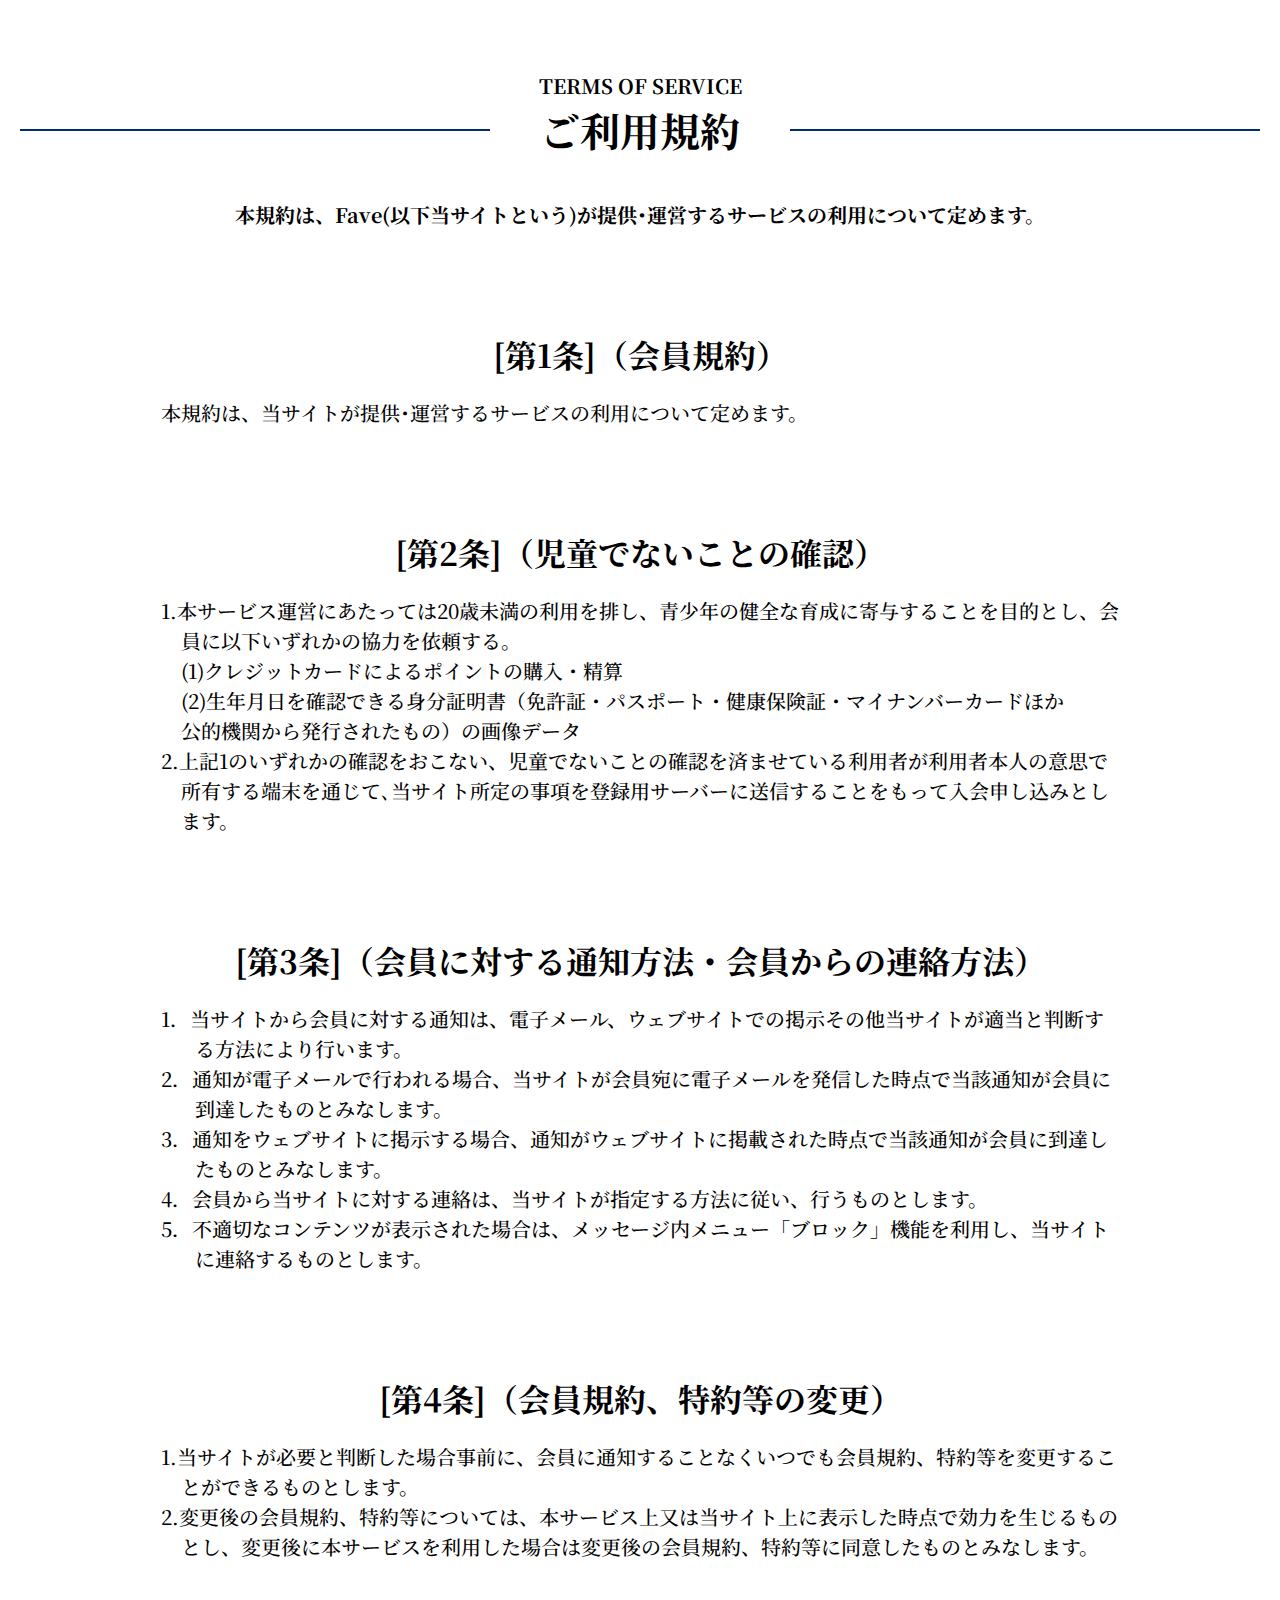
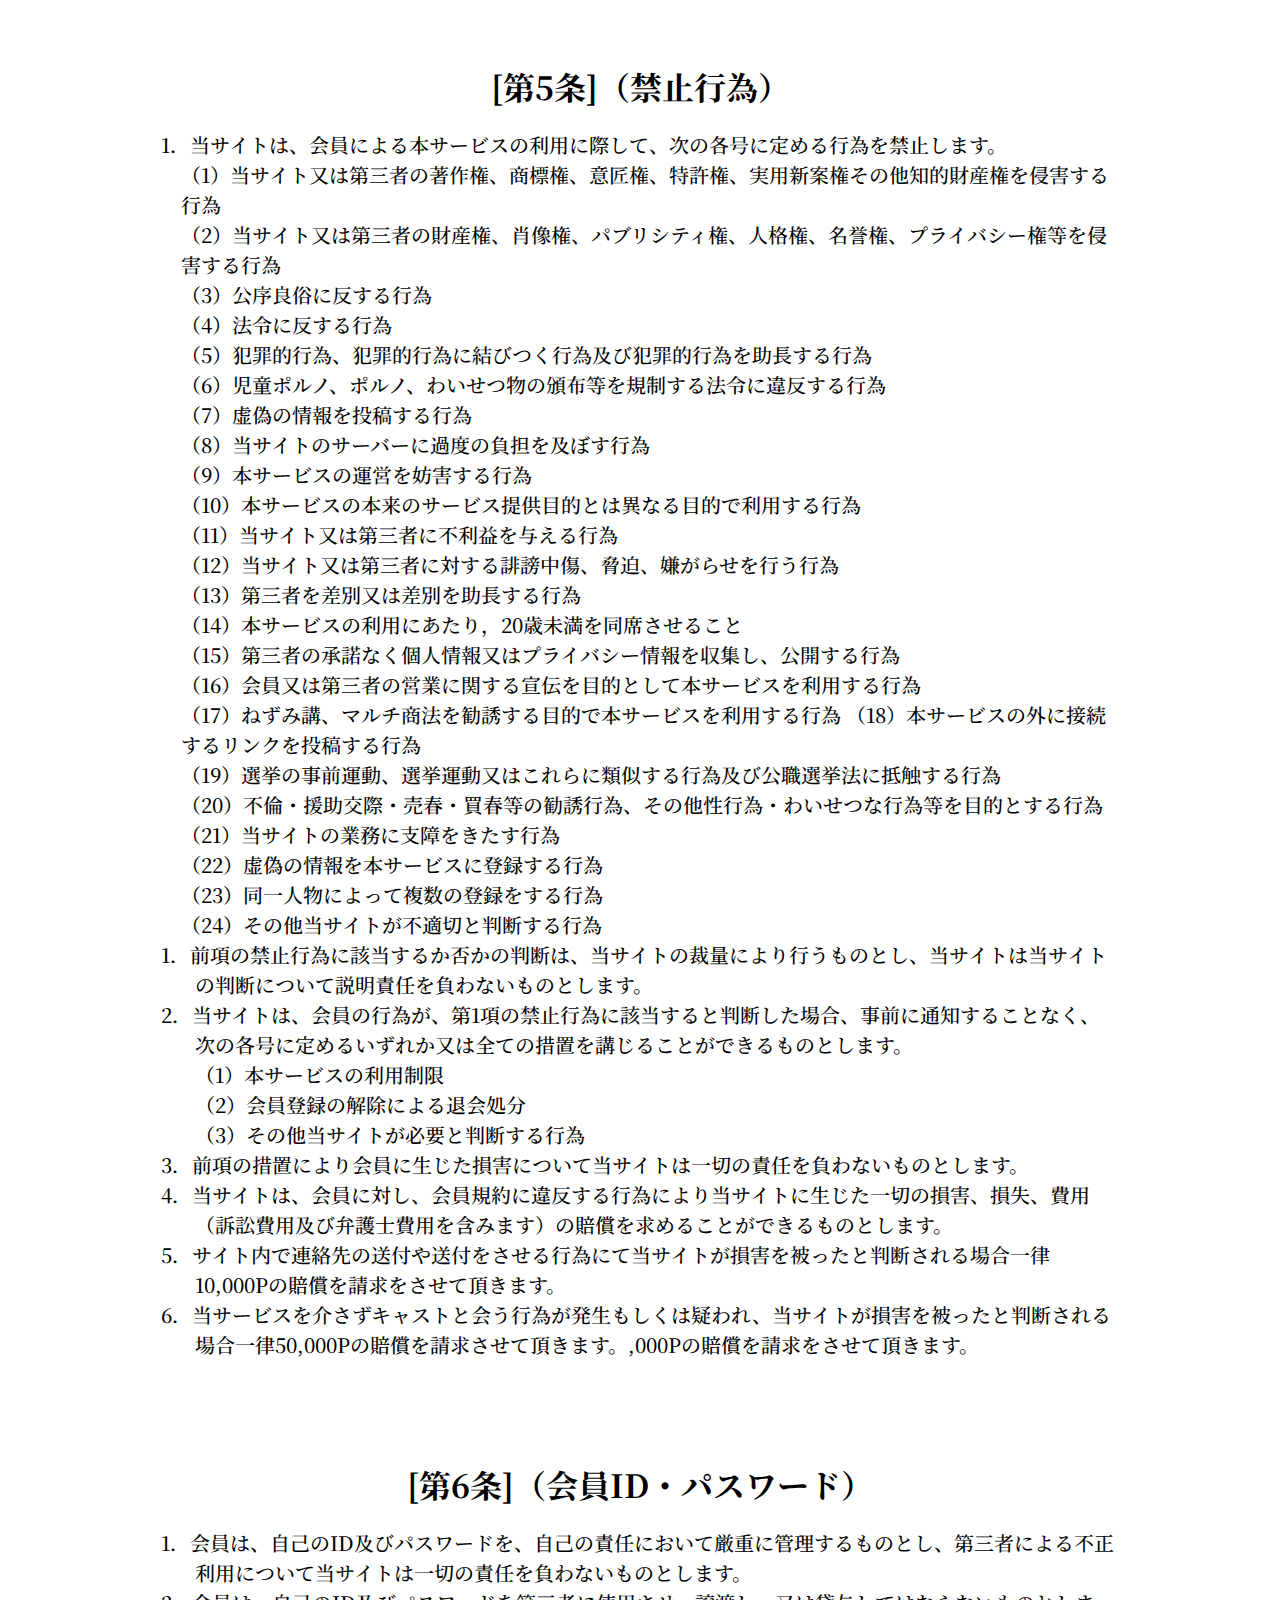
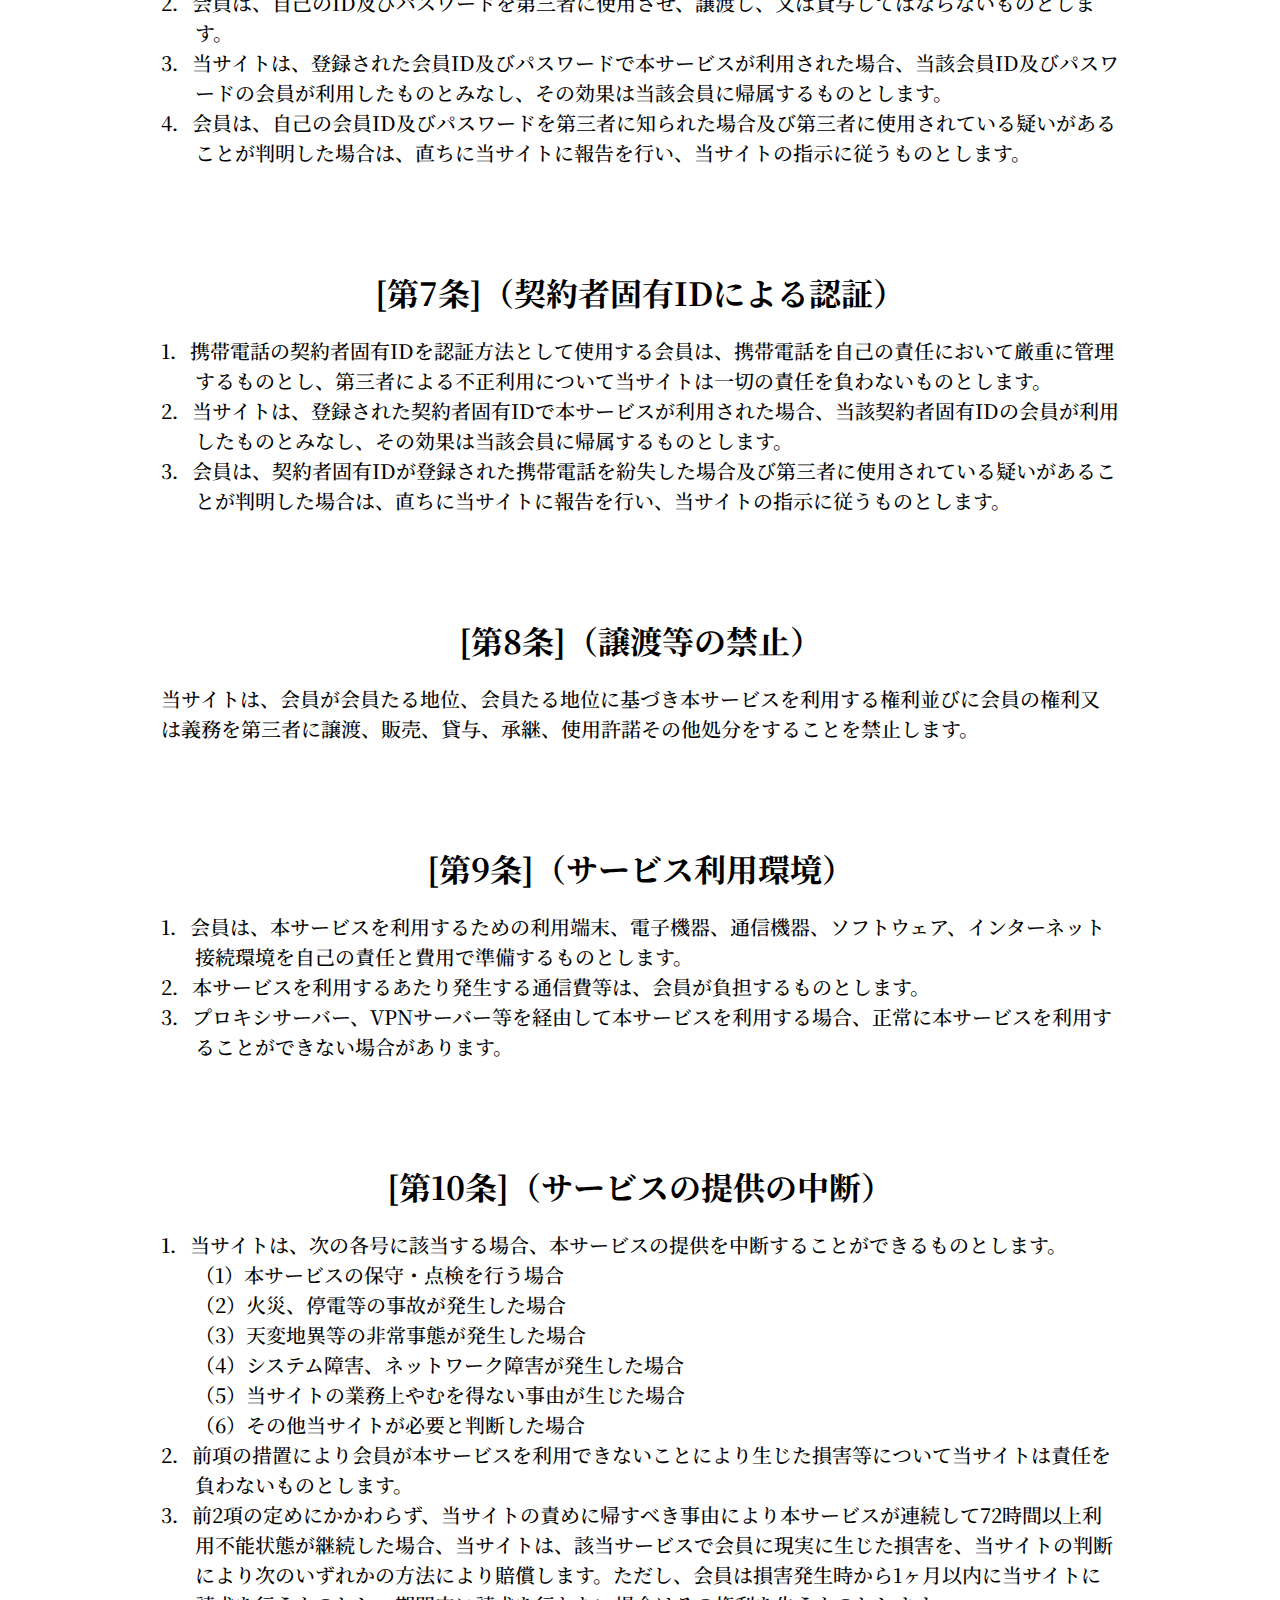
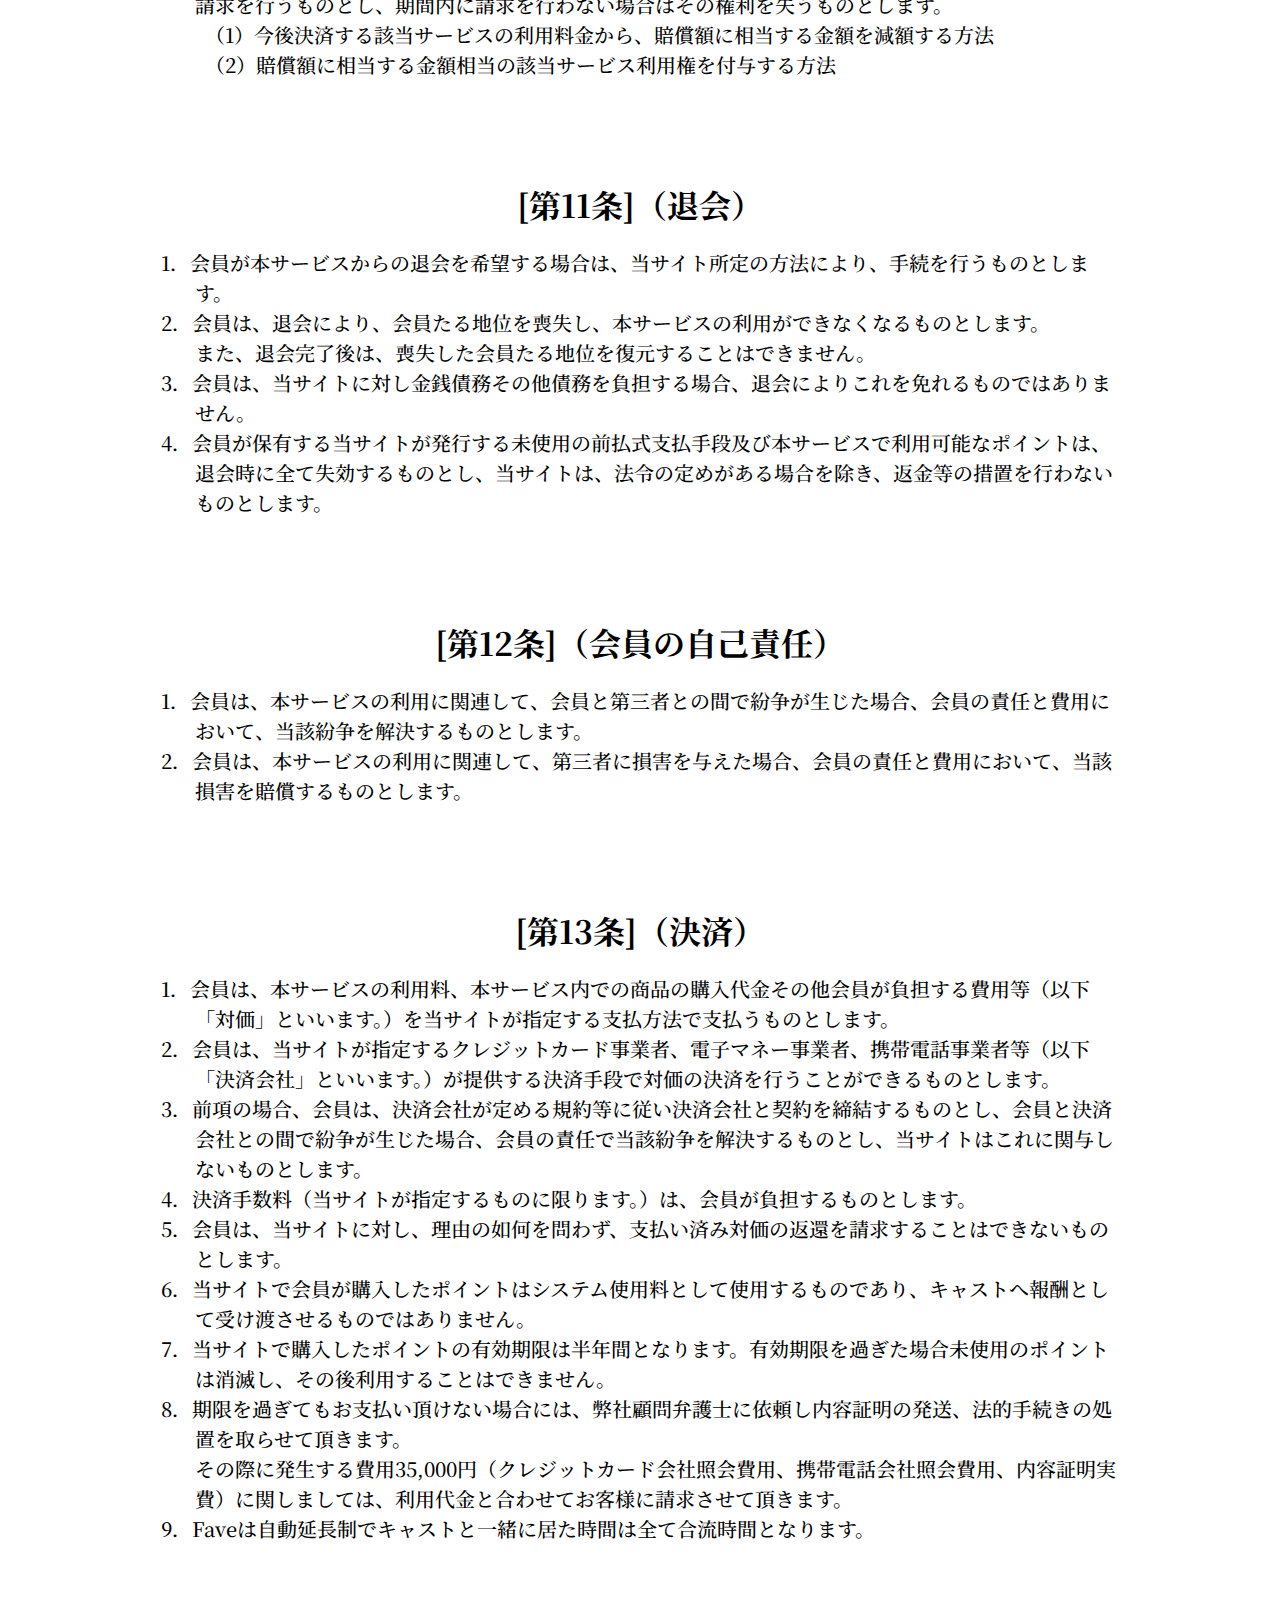
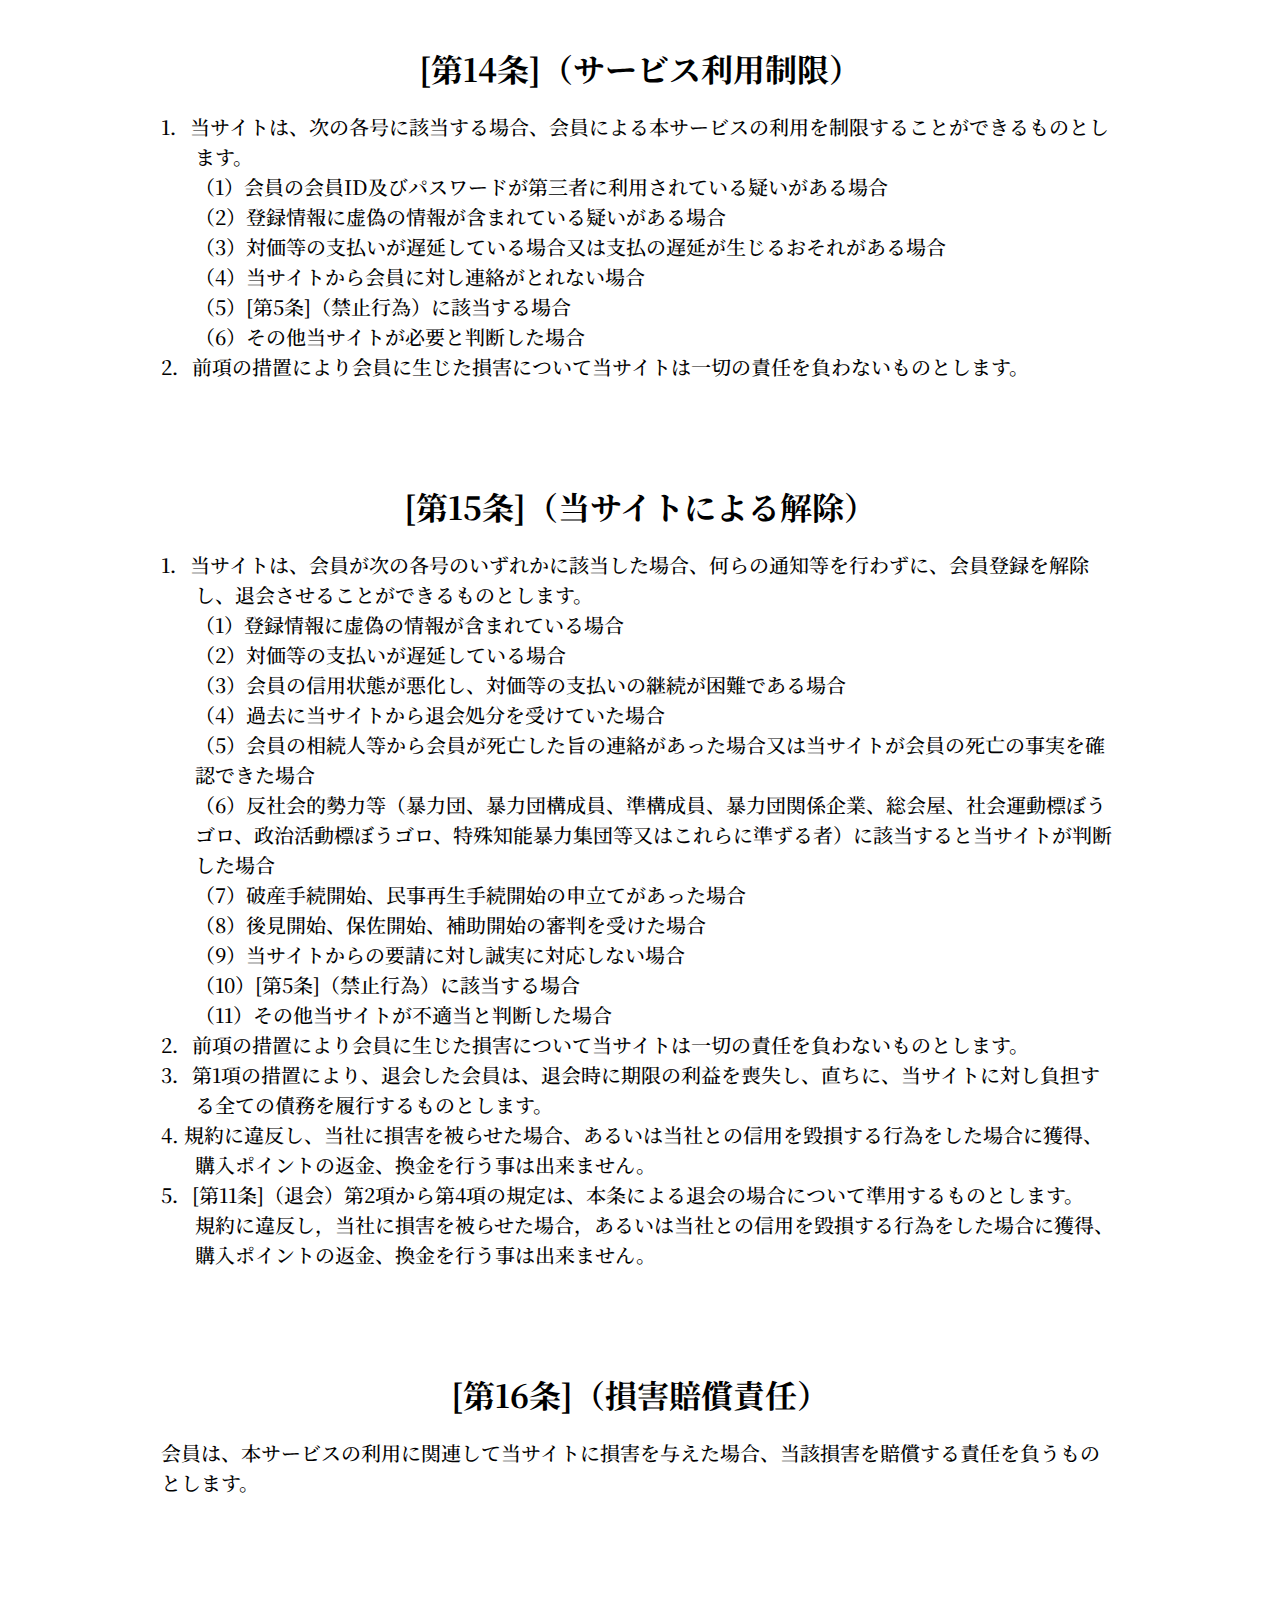
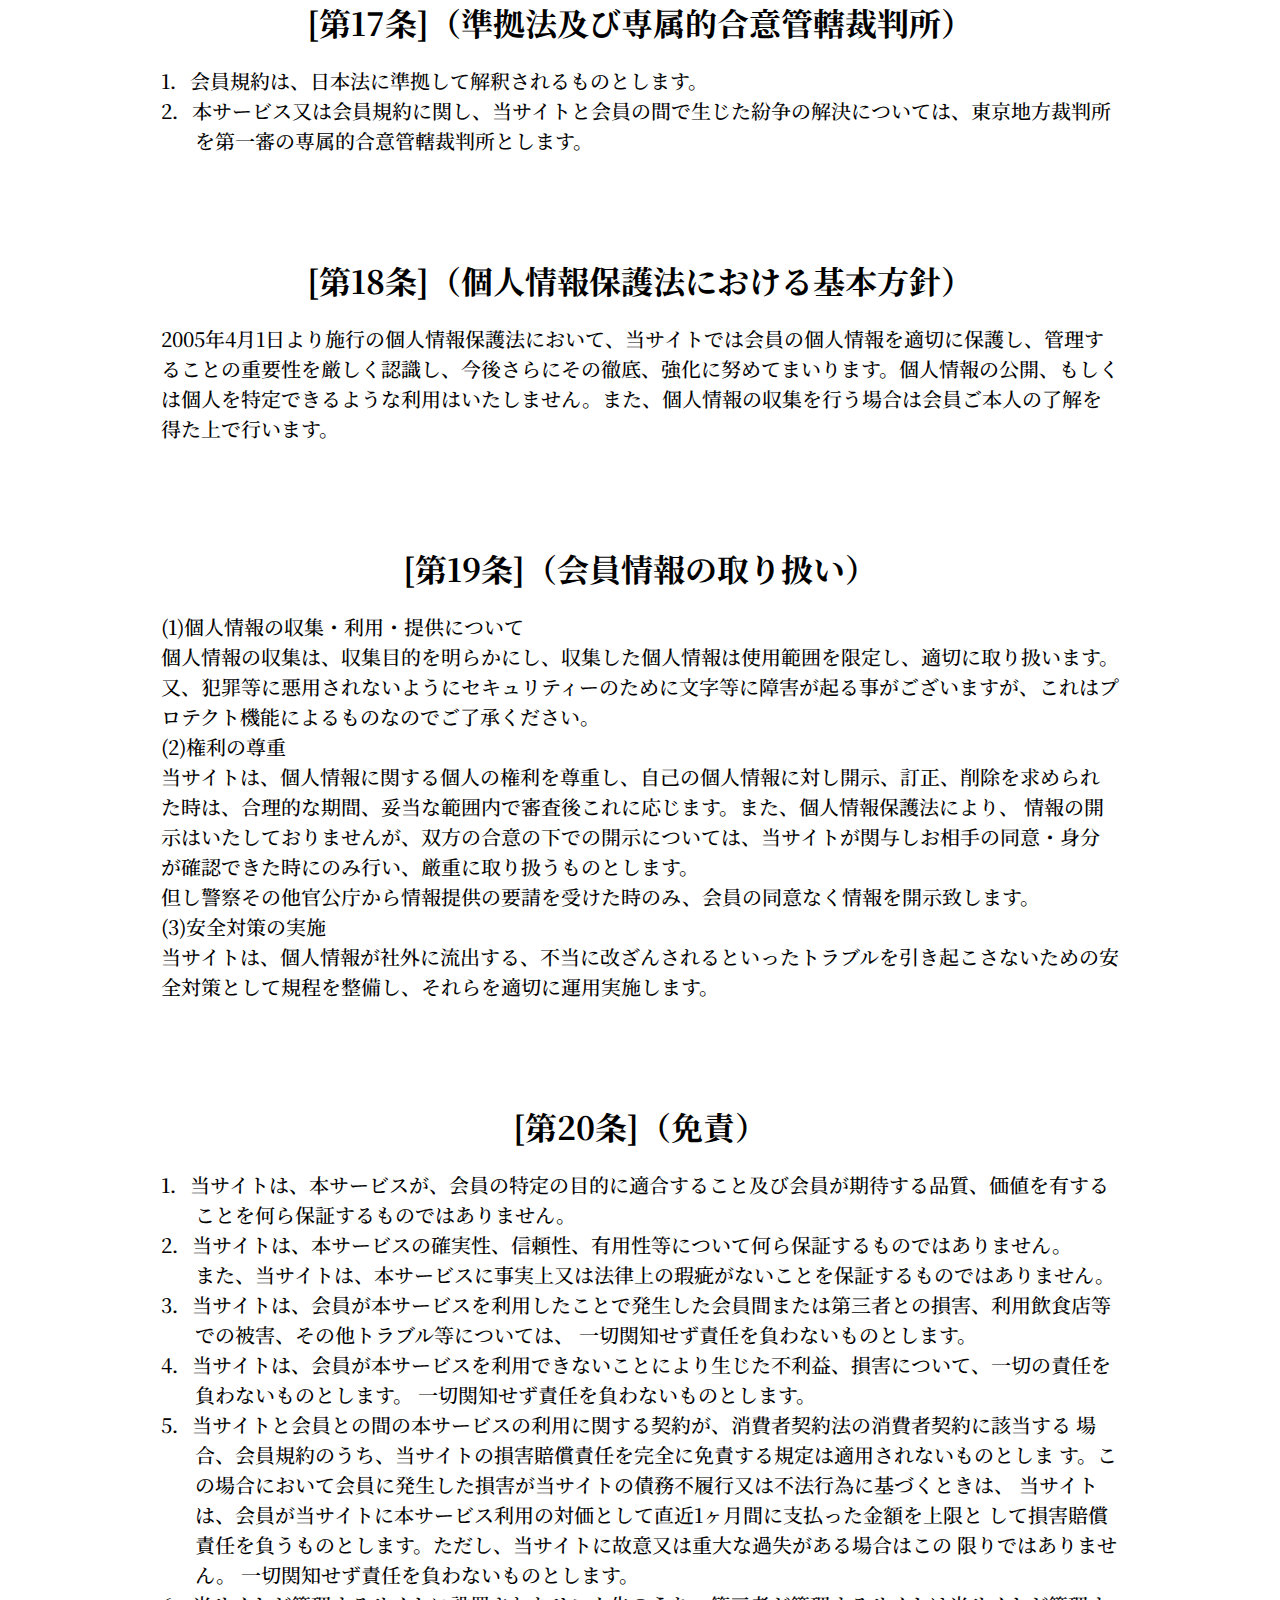
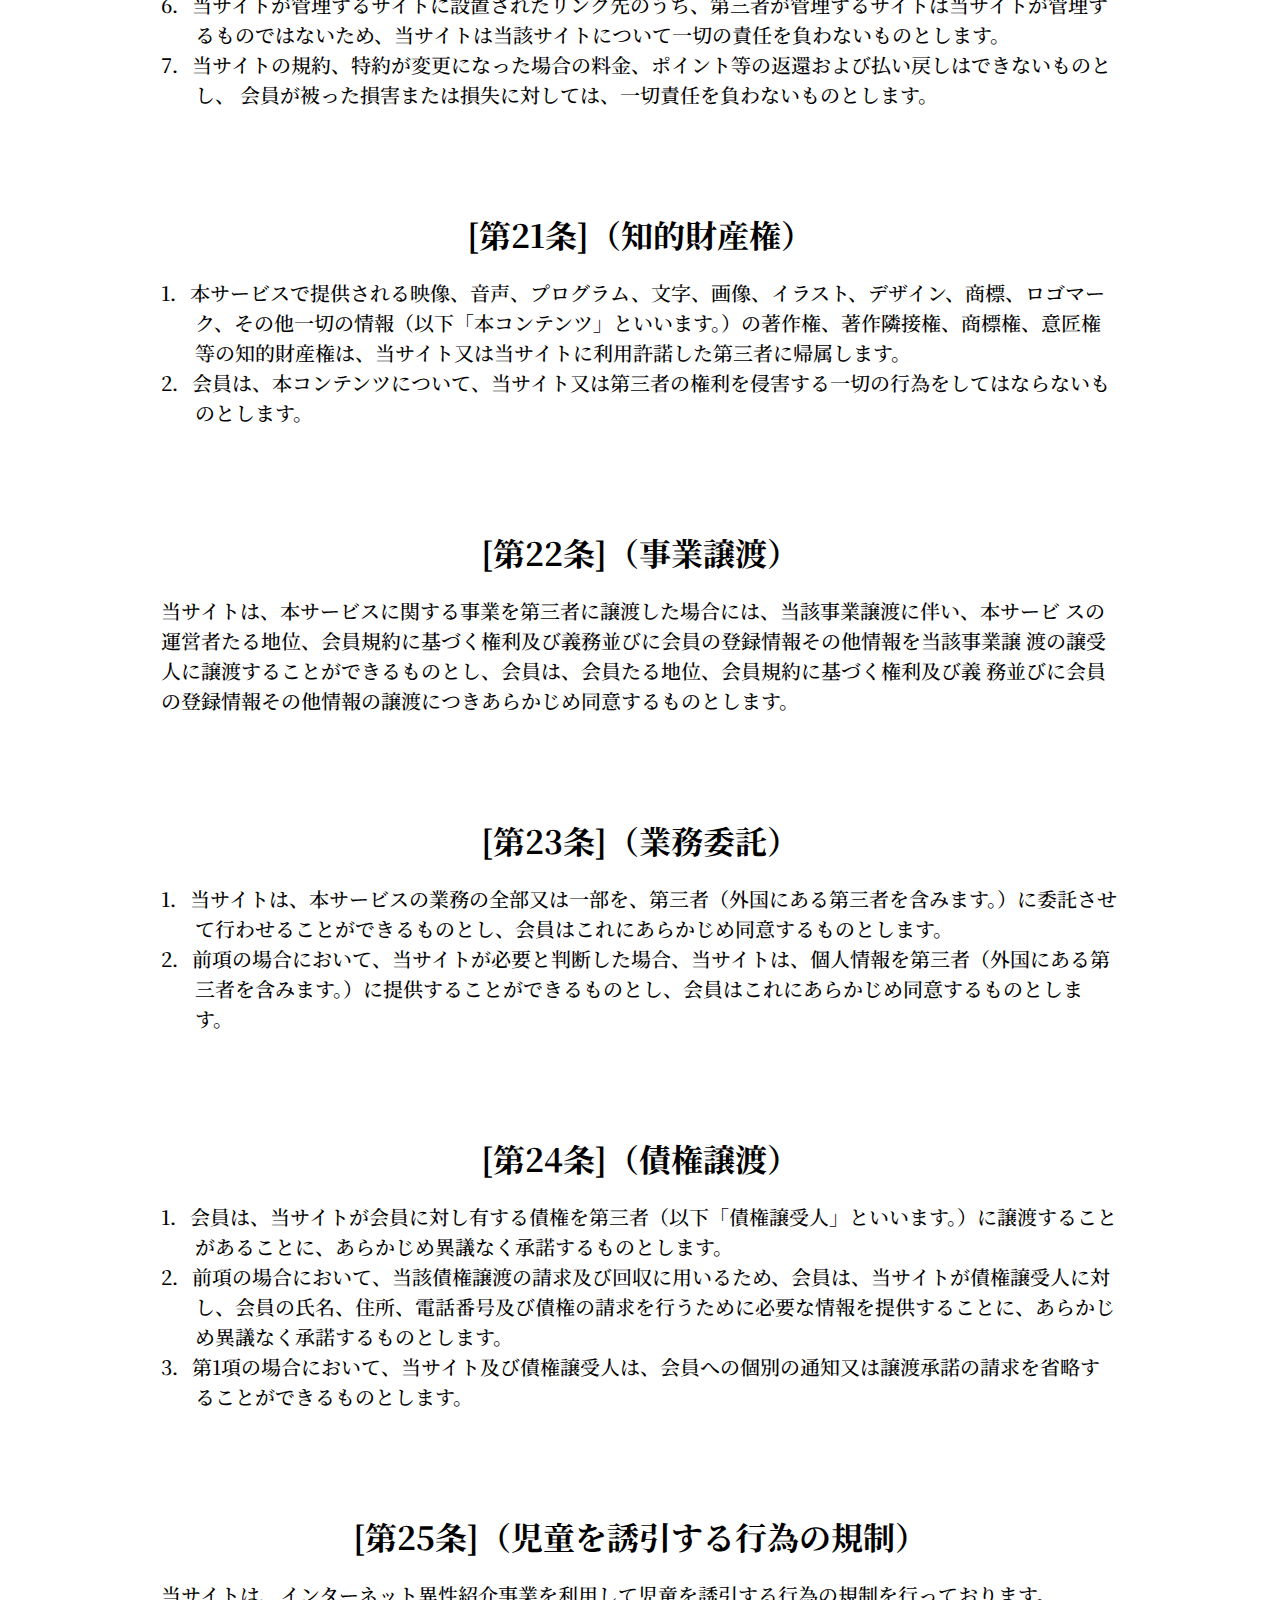
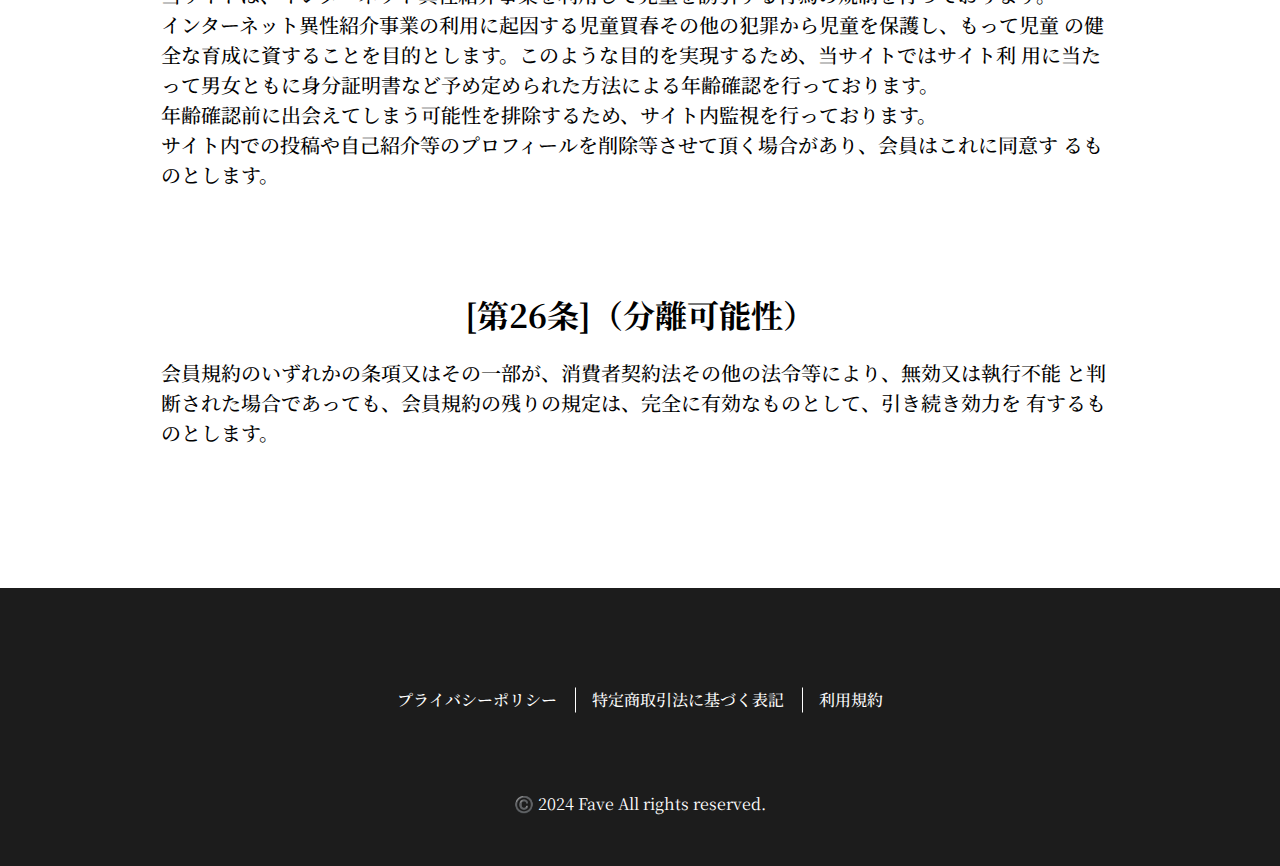
<file: terms.html>
<!DOCTYPE html>
<html lang="ja">
<head>
  <meta charset="UTF-8" />
  <meta name="viewport" content="width=device-width,initial-scale=1.0" />
  <meta name="format-detection" content="telephone=no" />
  <!-- meta情報 -->
  <title>fave - 素敵な男性に出会える - ギャラ飲みアプリ</title>
  <meta name="description" content="" />
  <meta name="keywords" content="" />
  <!-- ogp -->
  <meta property="og:title" content="" />
  <meta property="og:type" content="" />
  <meta property="og:url" content="" />
  <meta property="og:image" content="" />
  <meta property="og:site_name" content="" />
  <meta property="og:description" content="" />
  <!-- ファビコン -->
  <link rel="icon" href="./favicon.ico" id="favicon">
<link rel="apple-touch-icon" sizes="180x180" href="/apple-touch-icon-180x180.png">
  <!-- css -->
  <link rel="stylesheet" href="./css/styles.css">
  <!-- Google fonts -->
  <link rel="preconnect" href="https://fonts.googleapis.com">
  <link rel="preconnect" href="https://fonts.gstatic.com" crossorigin>
  <link href="https://fonts.googleapis.com/css2?family=Noto+Serif+JP&display=swap" rel="stylesheet">
  <!-- JavaScript -->
  <script src="https://code.jquery.com/jquery-3.6.0.js"></script>
  <script defer src="./js/script.js"></script>
</head>
<body>


<main>
  <div class="privacy">
    <h3 class="section-title">
    <span>terms of service</span>
    ご利用規約
  </h3>
    <div class="privacy__inner">
      <p class="privacy__desc">
        本規約は、Fave(以下当サイトという)が提供･運営するサービスの利用について定めます。
      </p>

      <div class="privacy__items">
        <div class="privacy__item">
          <p class="privacy__title">[第1条]（会員規約）</p>
            <p class="privacy__text">
              本規約は、当サイトが提供･運営するサービスの利用について定めます。
            </p>
        </div>
        <div class="privacy__item">
          <p class="privacy__title">[第2条]（児童でないことの確認）</p>
            <p class="privacy__text">
              <span class="indent-2">
                1.本サービス運営にあたっては20歳未満の利用を排し、青少年の健全な育成に寄与することを目的とし、会員に以下いずれかの協力を依頼する。<br>
                (1)クレジットカードによるポイントの購入・精算<br>
                (2)生年月日を確認できる身分証明書（免許証・パスポート・健康保険証・マイナンバーカードほか<br>
                公的機関から発行されたもの）の画像データ
              </span>
              <span class="indent-2">
                2.上記1のいずれかの確認をおこない、児童でないことの確認を済ませている利用者が利用者本人の意思で所有する端末を通じて､当サイト所定の事項を登録用サーバーに送信することをもって入会申し込みとします。
              </span>
            </p>
        </div>
        <div class="privacy__item">
          <p class="privacy__title">[第3条]（会員に対する通知方法・会員からの連絡方法）</p>
            <p class="privacy__text">
              <span class="indent-3">1．当サイトから会員に対する通知は、電子メール、ウェブサイトでの掲示その他当サイトが適当と判断する方法により行います。</span>
              <span class="indent-3">2．通知が電子メールで行われる場合、当サイトが会員宛に電子メールを発信した時点で当該通知が会員に到達したものとみなします。</span>
              <span class="indent-3">3．通知をウェブサイトに掲示する場合、通知がウェブサイトに掲載された時点で当該通知が会員に到達したものとみなします。</span>
              <span class="indent-3">4．会員から当サイトに対する連絡は、当サイトが指定する方法に従い、行うものとします。</span>
              <span class="indent-3">5．不適切なコンテンツが表示された場合は、メッセージ内メニュー「ブロック」機能を利用し、当サイトに連絡するものとします。</span>
            </p>
        </div>
        <div class="privacy__item">
          <p class="privacy__title">[第4条]（会員規約、特約等の変更）</p>
            <p class="privacy__text">
              <span class="indent-2">1.当サイトが必要と判断した場合事前に、会員に通知することなくいつでも会員規約、特約等を変更することができるものとします。</span>
              <span class="indent-2">2.変更後の会員規約、特約等については、本サービス上又は当サイト上に表示した時点で効力を生じるものとし、変更後に本サービスを利用した場合は変更後の会員規約、特約等に同意したものとみなします。</span>
            </p>
        </div>
        <div class="privacy__item">
          <p class="privacy__title">[第5条]（禁止行為）</p>
            <p class="privacy__text">
              <span class="indent-2">
                1．当サイトは、会員による本サービスの利用に際して、次の各号に定める行為を禁止します。<br>
                （1）当サイト又は第三者の著作権、商標権、意匠権、特許権、実用新案権その他知的財産権を侵害する行為<br>
                （2）当サイト又は第三者の財産権、肖像権、パブリシティ権、人格権、名誉権、プライバシー権等を侵害する行為<br>
                （3）公序良俗に反する行為<br>
                （4）法令に反する行為<br>
                （5）犯罪的行為、犯罪的行為に結びつく行為及び犯罪的行為を助長する行為<br>
                （6）児童ポルノ、ポルノ、わいせつ物の頒布等を規制する法令に違反する行為<br>
                （7）虚偽の情報を投稿する行為<br>
                （8）当サイトのサーバーに過度の負担を及ぼす行為<br>
                （9）本サービスの運営を妨害する行為<br>
                （10）本サービスの本来のサービス提供目的とは異なる目的で利用する行為<br>
                （11）当サイト又は第三者に不利益を与える行為<br>
                （12）当サイト又は第三者に対する誹謗中傷、脅迫、嫌がらせを行う行為<br>
                （13）第三者を差別又は差別を助長する行為<br>
                （14）本サービスの利用にあたり，20歳未満を同席させること<br>
                （15）第三者の承諾なく個人情報又はプライバシー情報を収集し、公開する行為<br>
                （16）会員又は第三者の営業に関する宣伝を目的として本サービスを利用する行為<br>
                （17）ねずみ講、マルチ商法を勧誘する目的で本サービスを利用する行為
                （18）本サービスの外に接続するリンクを投稿する行為<br>
                （19）選挙の事前運動、選挙運動又はこれらに類似する行為及び公職選挙法に抵触する行為<br>
                （20）不倫・援助交際・売春・買春等の勧誘行為、その他性行為・わいせつな行為等を目的とする行為<br>
                （21）当サイトの業務に支障をきたす行為<br>
                （22）虚偽の情報を本サービスに登録する行為<br>
                （23）同一人物によって複数の登録をする行為<br>
                （24）その他当サイトが不適切と判断する行為
              </span>
              <span class="indent-3">1．前項の禁止行為に該当するか否かの判断は、当サイトの裁量により行うものとし、当サイトは当サイトの判断について説明責任を負わないものとします。</span>
              <span class="indent-3">
                2．当サイトは、会員の行為が、第1項の禁止行為に該当すると判断した場合、事前に通知することなく、次の各号に定めるいずれか又は全ての措置を講じることができるものとします。<br>
                （1）本サービスの利用制限<br>
                （2）会員登録の解除による退会処分<br>
                （3）その他当サイトが必要と判断する行為
              </span>
              <span class="indent-3">
                3．前項の措置により会員に生じた損害について当サイトは一切の責任を負わないものとします。
              </span>
              <span class="indent-3">
                4．当サイトは、会員に対し、会員規約に違反する行為により当サイトに生じた一切の損害、損失、費用（訴訟費用及び弁護士費用を含みます）の賠償を求めることができるものとします。
              </span>
              <span class="indent-3">
                5．サイト内で連絡先の送付や送付をさせる行為にて当サイトが損害を被ったと判断される場合一律10,000Pの賠償を請求をさせて頂きます。
              </span>
              <span class="indent-3">
                6．当サービスを介さずキャストと会う行為が発生もしくは疑われ、当サイトが損害を被ったと判断される場合一律50,000Pの賠償を請求させて頂きます。,000Pの賠償を請求をさせて頂きます。
              </span>
            </p>
        </div>
        <div class="privacy__item">
          <p class="privacy__title">[第6条]（会員ID・パスワード）</p>
            <p class="privacy__text">
              <span class="indent-3">1．会員は、自己のID及びパスワードを、自己の責任において厳重に管理するものとし、第三者による不正利用について当サイトは一切の責任を負わないものとします。</span>
              <span class="indent-3">2．会員は、自己のID及びパスワードを第三者に使用させ、譲渡し、又は貸与してはならないものとします。</span>
              <span class="indent-3">3．当サイトは、登録された会員ID及びパスワードで本サービスが利用された場合、当該会員ID及びパスワードの会員が利用したものとみなし、その効果は当該会員に帰属するものとします。</span>
              <span class="indent-3">4．会員は、自己の会員ID及びパスワードを第三者に知られた場合及び第三者に使用されている疑いがあることが判明した場合は、直ちに当サイトに報告を行い、当サイトの指示に従うものとします。</span>
            </p>
        </div>
        <div class="privacy__item">
          <p class="privacy__title">[第7条]（契約者固有IDによる認証）</p>
            <p class="privacy__text">
              <span class="indent-3">1．携帯電話の契約者固有IDを認証方法として使用する会員は、携帯電話を自己の責任において厳重に管理するものとし、第三者による不正利用について当サイトは一切の責任を負わないものとします。</span>
              <span class="indent-3">2．当サイトは、登録された契約者固有IDで本サービスが利用された場合、当該契約者固有IDの会員が利用したものとみなし、その効果は当該会員に帰属するものとします。</span>
              <span class="indent-3">3．会員は、契約者固有IDが登録された携帯電話を紛失した場合及び第三者に使用されている疑いがあることが判明した場合は、直ちに当サイトに報告を行い、当サイトの指示に従うものとします。</span>
            </p>
        </div>
        <div class="privacy__item">
          <p class="privacy__title">[第8条]（譲渡等の禁止）</p>
            <p class="privacy__text">
              当サイトは、会員が会員たる地位、会員たる地位に基づき本サービスを利用する権利並びに会員の権利又は義務を第三者に譲渡、販売、貸与、承継、使用許諾その他処分をすることを禁止します。
            </p>
        </div>
        <div class="privacy__item">
          <p class="privacy__title">[第9条]（サービス利用環境）</p>
            <p class="privacy__text">
              <span class="indent-3">1．会員は、本サービスを利用するための利用端末、電子機器、通信機器、ソフトウェア、インターネット接続環境を自己の責任と費用で準備するものとします。</span>
              <span class="indent-3">2．本サービスを利用するあたり発生する通信費等は、会員が負担するものとします。</span>
              <span class="indent-3">3．プロキシサーバー、VPNサーバー等を経由して本サービスを利用する場合、正常に本サービスを利用することができない場合があります。</span>
            </p>
        </div>
        <div class="privacy__item">
          <p class="privacy__title">[第10条]（サービスの提供の中断）</p>
            <p class="privacy__text">
              <span class="indent-3">
                1．当サイトは、次の各号に該当する場合、本サービスの提供を中断することができるものとします。<br>
                （1）本サービスの保守・点検を行う場合<br>
                （2）火災、停電等の事故が発生した場合<br>
                （3）天変地異等の非常事態が発生した場合<br>
                （4）システム障害、ネットワーク障害が発生した場合<br>
                （5）当サイトの業務上やむを得ない事由が生じた場合<br>
                （6）その他当サイトが必要と判断した場合
              </span>
              <span class="indent-3">2．前項の措置により会員が本サービスを利用できないことにより生じた損害等について当サイトは責任を負わないものとします。</span>
              <span class="indent-3">
                3．前2項の定めにかかわらず、当サイトの責めに帰すべき事由により本サービスが連続して72時間以上利用不能状態が継続した場合、当サイトは、該当サービスで会員に現実に生じた損害を、当サイトの判断により次のいずれかの方法により賠償します。ただし、会員は損害発生時から1ヶ月以内に当サイトに請求を行うものとし、期間内に請求を行わない場合はその権利を失うものとします。<br>
              　（1）今後決済する該当サービスの利用料金から、賠償額に相当する金額を減額する方法<br>
              　（2）賠償額に相当する金額相当の該当サービス利用権を付与する方法
              </span>
            </p>
        </div>
        <div class="privacy__item">
          <p class="privacy__title">[第11条]（退会）</p>
            <p class="privacy__text">
              <span class="indent-3">
                1．会員が本サービスからの退会を希望する場合は、当サイト所定の方法により、手続を行うものとします。
              </span>
              <span class="indent-3">2．会員は、退会により、会員たる地位を喪失し、本サービスの利用ができなくなるものとします。<br>
                また、退会完了後は、喪失した会員たる地位を復元することはできません。</span>
              <span class="indent-3">
                3．会員は、当サイトに対し金銭債務その他債務を負担する場合、退会によりこれを免れるものではありません。
              </span>
              <span class="indent-3">
                4．会員が保有する当サイトが発行する未使用の前払式支払手段及び本サービスで利用可能なポイントは、退会時に全て失効するものとし、当サイトは、法令の定めがある場合を除き、返金等の措置を行わないものとします。
              </span>
            </p>
        </div>
        <div class="privacy__item">
          <p class="privacy__title">[第12条]（会員の自己責任）</p>
            <p class="privacy__text">
              <span class="indent-3">
                1．会員は、本サービスの利用に関連して、会員と第三者との間で紛争が生じた場合、会員の責任と費用において、当該紛争を解決するものとします。
              </span>
              <span class="indent-3">2．会員は、本サービスの利用に関連して、第三者に損害を与えた場合、会員の責任と費用において、当該損害を賠償するものとします。</span>
            </p>
        </div>
        <div class="privacy__item">
          <p class="privacy__title">[第13条]（決済）</p>
            <p class="privacy__text">
              <span class="indent-3">
                1．会員は、本サービスの利用料、本サービス内での商品の購入代金その他会員が負担する費用等（以下「対価」といいます。）を当サイトが指定する支払方法で支払うものとします。
              </span>
              <span class="indent-3">
                2．会員は、当サイトが指定するクレジットカード事業者、電子マネー事業者、携帯電話事業者等（以下「決済会社」といいます。）が提供する決済手段で対価の決済を行うことができるものとします。
              </span>
              <span class="indent-3">
                3．前項の場合、会員は、決済会社が定める規約等に従い決済会社と契約を締結するものとし、会員と決済会社との間で紛争が生じた場合、会員の責任で当該紛争を解決するものとし、当サイトはこれに関与しないものとします。
              </span>
              <span class="indent-3">
                4．決済手数料（当サイトが指定するものに限ります。）は、会員が負担するものとします。
              </span>
              <span class="indent-3">
                5．会員は、当サイトに対し、理由の如何を問わず、支払い済み対価の返還を請求することはできないものとします。
              </span>
              <span class="indent-3">
                6．当サイトで会員が購入したポイントはシステム使用料として使用するものであり、キャストへ報酬として受け渡させるものではありません。
              </span>
              <span class="indent-3">
                7．当サイトで購入したポイントの有効期限は半年間となります。有効期限を過ぎた場合未使用のポイントは消滅し、その後利用することはできません。
              </span>
              <span class="indent-3">
                8．期限を過ぎてもお支払い頂けない場合には、弊社顧問弁護士に依頼し内容証明の発送、法的手続きの処置を取らせて頂きます。<br>
                その際に発生する費用35,000円（クレジットカード会社照会費用、携帯電話会社照会費用、内容証明実費）に関しましては、利用代金と合わせてお客様に請求させて頂きます。
              </span>
              <span class="indent-3">
                9．Faveは自動延長制でキャストと一緒に居た時間は全て合流時間となります。
              </span>
            </p>
        </div>
        <div class="privacy__item">
          <p class="privacy__title">[第14条]（サービス利用制限）</p>
            <p class="privacy__text">
              <span class="indent-3">
                1．当サイトは、次の各号に該当する場合、会員による本サービスの利用を制限することができるものとします。<br>
              （1）会員の会員ID及びパスワードが第三者に利用されている疑いがある場合<br>
              （2）登録情報に虚偽の情報が含まれている疑いがある場合<br>
              （3）対価等の支払いが遅延している場合又は支払の遅延が生じるおそれがある場合<br>
              （4）当サイトから会員に対し連絡がとれない場合<br>
              （5）[第5条]（禁止行為）に該当する場合<br>
              （6）その他当サイトが必要と判断した場合
              </span>
              <span class="indent-3">2．前項の措置により会員に生じた損害について当サイトは一切の責任を負わないものとします。</span>
            </p>
        </div>
        <div class="privacy__item">
          <p class="privacy__title">[第15条]（当サイトによる解除）</p>
            <p class="privacy__text">
              <span class="indent-3">
                1．当サイトは、会員が次の各号のいずれかに該当した場合、何らの通知等を行わずに、会員登録を解除し、退会させることができるものとします。<br>
                （1）登録情報に虚偽の情報が含まれている場合<br>
                （2）対価等の支払いが遅延している場合<br>
                （3）会員の信用状態が悪化し、対価等の支払いの継続が困難である場合<br>
                （4）過去に当サイトから退会処分を受けていた場合<br>
                （5）会員の相続人等から会員が死亡した旨の連絡があった場合又は当サイトが会員の死亡の事実を確認できた場合<br>
                （6）反社会的勢力等（暴力団、暴力団構成員、準構成員、暴力団関係企業、総会屋、社会運動標ぼうゴロ、政治活動標ぼうゴロ、特殊知能暴力集団等又はこれらに準ずる者）に該当すると当サイトが判断した場合<br>
                （7）破産手続開始、民事再生手続開始の申立てがあった場合<br>
                （8）後見開始、保佐開始、補助開始の審判を受けた場合<br>
                （9）当サイトからの要請に対し誠実に対応しない場合<br>
                （10）[第5条]（禁止行為）に該当する場合<br>
                （11）その他当サイトが不適当と判断した場合
              </span>
              <span class="indent-3">2．前項の措置により会員に生じた損害について当サイトは一切の責任を負わないものとします。</span>
              <span class="indent-3">3．第1項の措置により、退会した会員は、退会時に期限の利益を喪失し、直ちに、当サイトに対し負担する全ての債務を履行するものとします。</span>
              <span class="indent-3">4. 規約に違反し、当社に損害を被らせた場合、あるいは当社との信用を毀損する行為をした場合に獲得、購入ポイントの返金、換金を行う事は出来ません。</span>
              <span class="indent-3">5．[第11条]（退会）第2項から第4項の規定は、本条による退会の場合について準用するものとします。<br>
                規約に違反し，当社に損害を被らせた場合，あるいは当社との信用を毀損する行為をした場合に獲得、購入ポイントの返金、換金を行う事は出来ません。
              </span>
            </p>
        </div>
        <div class="privacy__item">
          <p class="privacy__title">[第16条]（損害賠償責任）</p>
            <p class="privacy__text">
              会員は、本サービスの利用に関連して当サイトに損害を与えた場合、当該損害を賠償する責任を負うものとします。
            </p>
        </div>
        <div class="privacy__item">
          <p class="privacy__title">[第17条]（準拠法及び専属的合意管轄裁判所）</p>
            <p class="privacy__text">
              <span class="indent-3">1．会員規約は、日本法に準拠して解釈されるものとします。</span>
              <span class="indent-3">2．本サービス又は会員規約に関し、当サイトと会員の間で生じた紛争の解決については、東京地方裁判所を第一審の専属的合意管轄裁判所とします。</span>
            </p>
        </div>
        <div class="privacy__item">
          <p class="privacy__title">[第18条]（個人情報保護法における基本方針）</p>
            <p class="privacy__text">
              2005年4月1日より施行の個人情報保護法において、当サイトでは会員の個人情報を適切に保護し、管理することの重要性を厳しく認識し、今後さらにその徹底、強化に努めてまいります。個人情報の公開、もしくは個人を特定できるような利用はいたしません。また、個人情報の収集を行う場合は会員ご本人の了解を得た上で行います。
            </p>
        </div>
        <div class="privacy__item">
          <p class="privacy__title">[第19条]（会員情報の取り扱い）</p>
            <p class="privacy__text">
              (1)個人情報の収集・利用・提供について<br>
              個人情報の収集は、収集目的を明らかにし、収集した個人情報は使用範囲を限定し、適切に取り扱います。又、犯罪等に悪用されないようにセキュリティーのために文字等に障害が起る事がございますが、これはプロテクト機能によるものなのでご了承ください。<br>
              (2)権利の尊重<br>
              当サイトは、個人情報に関する個人の権利を尊重し、自己の個人情報に対し開示、訂正、削除を求められた時は、合理的な期間、妥当な範囲内で審査後これに応じます。また、個人情報保護法により、
              情報の開示はいたしておりませんが、双方の合意の下での開示については、当サイトが関与しお相手の同意・身分が確認できた時にのみ行い、厳重に取り扱うものとします。<br>
              但し警察その他官公庁から情報提供の要請を受けた時のみ、会員の同意なく情報を開示致します。<br>
              (3)安全対策の実施<br>
              当サイトは、個人情報が社外に流出する、不当に改ざんされるといったトラブルを引き起こさないための安全対策として規程を整備し、それらを適切に運用実施します。
            </p>
        </div>
        <div class="privacy__item">
          <p class="privacy__title">[第20条]（免責）</p>
            <p class="privacy__text">
              <span class="indent-3">
                1．当サイトは、本サービスが、会員の特定の目的に適合すること及び会員が期待する品質、価値を有することを何ら保証するものではありません。
              </span>
              <span class="indent-3">
                2．当サイトは、本サービスの確実性、信頼性、有用性等について何ら保証するものではありません。<br>
                また、当サイトは、本サービスに事実上又は法律上の瑕疵がないことを保証するものではありません。
              </span>
              <span class="indent-3">
                3．当サイトは、会員が本サービスを利用したことで発生した会員間または第三者との損害、利用飲食店等での被害、その他トラブル等については、 一切関知せず責任を負わないものとします。
              </span>
              <span class="indent-3">
                4．当サイトは、会員が本サービスを利用できないことにより生じた不利益、損害について、一切の責任を負わないものとします。 一切関知せず責任を負わないものとします。
              </span>
              <span class="indent-3">
                5．当サイトと会員との間の本サービスの利用に関する契約が、消費者契約法の消費者契約に該当する
                場合、会員規約のうち、当サイトの損害賠償責任を完全に免責する規定は適用されないものとしま
                す。この場合において会員に発生した損害が当サイトの債務不履行又は不法行為に基づくときは、
                当サイトは、会員が当サイトに本サービス利用の対価として直近1ヶ月間に支払った金額を上限と
                して損害賠償責任を負うものとします。ただし、当サイトに故意又は重大な過失がある場合はこの
                限りではありません。 一切関知せず責任を負わないものとします。
              </span>
              <span class="indent-3">
                6．当サイトが管理するサイトに設置されたリンク先のうち、第三者が管理するサイトは当サイトが管理するものではないため、当サイトは当該サイトについて一切の責任を負わないものとします。
              </span>
              <span class="indent-3">
                7．当サイトの規約、特約が変更になった場合の料金、ポイント等の返還および払い戻しはできないものとし、 会員が被った損害または損失に対しては、一切責任を負わないものとします。
              </span>
            </p>
        </div>
        <div class="privacy__item">
          <p class="privacy__title">[第21条]（知的財産権）</p>
            <p class="privacy__text">
              <span class="indent-3">
                1．本サービスで提供される映像、音声、プログラム、文字、画像、イラスト、デザイン、商標、ロゴマーク、その他一切の情報（以下「本コンテンツ」といいます。）の著作権、著作隣接権、商標権、意匠権等の知的財産権は、当サイト又は当サイトに利用許諾した第三者に帰属します。
              </span>
              <span class="indent-3">
                2．会員は、本コンテンツについて、当サイト又は第三者の権利を侵害する一切の行為をしてはならないものとします。
              </span>
            </p>
        </div>
        <div class="privacy__item">
          <p class="privacy__title">[第22条]（事業譲渡）</p>
            <p class="privacy__text">
              当サイトは、本サービスに関する事業を第三者に譲渡した場合には、当該事業譲渡に伴い、本サービ
              スの運営者たる地位、会員規約に基づく権利及び義務並びに会員の登録情報その他情報を当該事業譲
              渡の譲受人に譲渡することができるものとし、会員は、会員たる地位、会員規約に基づく権利及び義
              務並びに会員の登録情報その他情報の譲渡につきあらかじめ同意するものとします。
            </p>
        </div>
        <div class="privacy__item">
          <p class="privacy__title">[第23条]（業務委託）</p>
            <p class="privacy__text">
              <span class="indent-3">
                1．当サイトは、本サービスの業務の全部又は一部を、第三者（外国にある第三者を含みます。）に委託させて行わせることができるものとし、会員はこれにあらかじめ同意するものとします。
              </span>
              <span class="indent-3">
                2．前項の場合において、当サイトが必要と判断した場合、当サイトは、個人情報を第三者（外国にある第三者を含みます。）に提供することができるものとし、会員はこれにあらかじめ同意するものとします。
              </span>
            </p>
        </div>
        <div class="privacy__item">
          <p class="privacy__title">[第24条]（債権譲渡）</p>
            <p class="privacy__text">
              <span class="indent-3">
                1．会員は、当サイトが会員に対し有する債権を第三者（以下「債権譲受人」といいます。）に譲渡することがあることに、あらかじめ異議なく承諾するものとします。
              </span>
              <span class="indent-3">
                2．前項の場合において、当該債権譲渡の請求及び回収に用いるため、会員は、当サイトが債権譲受人に対し、会員の氏名、住所、電話番号及び債権の請求を行うために必要な情報を提供することに、あらかじめ異議なく承諾するものとします。
              </span>
              <span class="indent-3">
                3．第1項の場合において、当サイト及び債権譲受人は、会員への個別の通知又は譲渡承諾の請求を省略することができるものとします。
              </span>
            </p>
        </div>
        <div class="privacy__item">
          <p class="privacy__title">[第25条]（児童を誘引する行為の規制）</p>
            <p class="privacy__text">
              当サイトは、インターネット異性紹介事業を利用して児童を誘引する行為の規制を行っております。<br>
              インターネット異性紹介事業の利用に起因する児童買春その他の犯罪から児童を保護し、もって児童
              の健全な育成に資することを目的とします。このような目的を実現するため、当サイトではサイト利
              用に当たって男女ともに身分証明書など予め定められた方法による年齢確認を行っております。<br>
              年齢確認前に出会えてしまう可能性を排除するため、サイト内監視を行っております。<br>
              サイト内での投稿や自己紹介等のプロフィールを削除等させて頂く場合があり、会員はこれに同意す
              るものとします。
            </p>
        </div>
        <div class="privacy__item">
          <p class="privacy__title">[第26条]（分離可能性）</p>
            <p class="privacy__text">
              会員規約のいずれかの条項又はその一部が、消費者契約法その他の法令等により、無効又は執行不能
              と判断された場合であっても、会員規約の残りの規定は、完全に有効なものとして、引き続き効力を
              有するものとします。
            </p>
        </div>
      </div>
      
    </div>
  </div>
</main>

<footer class="footer">
  <div class="footer__inner">
    <div class="footer__content">
      <div class="footer__top">
        <div class="footer__logo">
          <a href="./index.html">
            <img src='./images/common/logo.png' alt='fave' width='' height='' loading='lazy'>
          </a>
        </div>
        <ul class="footer__nav">
          <li class="footer__nav-item">
            <a href="./privacy.html">プライバシーポリシー</a>
          </li>
          <li class="footer__nav-item">
            <a href="./law.html">特定商取引法に基づく表記</a>
          </li>
          <li class="footer__nav-item">
            <a href="./terms.html">利用規約</a>
          </li>
        </ul>
      </div>
      <ul class="footer__sns">
        <li class="footer__sns-icon">
          <a href="" target="_blank">
            <img src='./images/icon/icon_Instagram.png' alt='' width='' height='' loading='lazy'>
          </a>
        </li>
        <li class="footer__sns-icon">
          <a href="" target="_blank">
            <img src='./images/icon/icon_x.png' alt='' width='' height='' loading='lazy'>
          </a>
        </li>
        <li class="footer__sns-icon">
          <a href="" target="_blank">
            <img src='./images/icon/icon_tiktok.png' alt='' width='' height='' loading='lazy'>
          </a>
        </li>
      </ul>
    </div>
    <p class="footer__copyright">©️ 2024 Fave All rights reserved.</p>
  </div>
</footer>
  
</body>
</html>
</file>
<file: css/styles.css>
@charset "UTF-8";
/* リキッドレイアウト対応 */
body {
  font-family: "Noto Serif JP", serif;
}

.u-desktop {
  display: none;
}
@media screen and (min-width: 768px) {
  .u-desktop {
    display: block;
  }
}

@media screen and (min-width: 768px) {
  .u-mobile {
    display: none;
  }
}

#loom-companion-mv3 {
  display: none;
}

html {
  font-size: 16px;
}
@media (max-width: 375px) {
  html {
    font-size: 4.2666666667vw;
  }
}
@media screen and (min-width: 768px) {
  html {
    font-size: 1.4545454545vw;
  }
}
@media (min-width: 1100px) {
  html {
    font-size: 16px;
  }
}

/* pcの電話番号発信対応 */
@media screen and (min-width: 768px) {
  a[href^="tel:"] {
    pointer-events: none;
  }
}

/* ホバー */
a {
  text-decoration: none;
  color: inherit;
  -webkit-transition: opacity 0.3s;
  transition: opacity 0.3s;
}
@media screen and (min-width: 768px) {
  a:hover {
    opacity: 0.8;
  }
}

*,
*::before,
*::after {
  -webkit-box-sizing: border-box;
          box-sizing: border-box;
}

/* Remove default padding */
ul,
ol {
  padding: 0;
}

/* Remove default margin */
body,
h1,
h2,
h3,
h4,
p,
ul,
ol,
figure,
blockquote,
dl,
dd {
  margin: 0;
}

/* Set core root defaults */
html {
  scroll-behavior: smooth;
}

/* Set core body defaults */
body {
  min-height: 100vh;
  text-rendering: optimizeSpeed;
  line-height: 1.5;
}

/* Remove list styles on ul, ol elements with a class attribute */
ul,
ol {
  list-style: none;
}

/* A elements that don't have a class get default styles */
a:not([class]) {
  text-decoration-skip-ink: auto;
}

/* Make images easier to work with */
img {
  max-width: 100%;
  display: block;
  width: 100%;
}

/* Natural flow and rhythm in articles by default */
article > * + * {
  margin-top: 1em;
}

/* Inherit fonts for inputs and buttons */
input,
button,
textarea,
select {
  font: inherit;
}

/* Blur images when they have no alt attribute */
img:not([alt]) {
  filter: url('data:image/svg+xml;charset=utf-8,<svg xmlns="http://www.w3.org/2000/svg"><filter id="filter"><feGaussianBlur stdDeviation="10" /></filter></svg>#filter');
  -webkit-filter: blur(10px);
          filter: blur(10px);
}

/* フォームリセット */
input,
button,
select,
textarea {
  -webkit-appearance: none;
  -moz-appearance: none;
  appearance: none;
  background: transparent;
  border: none;
  border-radius: 0;
  font: inherit;
  outline: none;
}

textarea {
  resize: vertical;
}

input[type=checkbox],
input[type=radio] {
  display: none;
}

input[type=submit],
input[type=button],
label,
button,
select {
  cursor: pointer;
}

select::-ms-expand {
  display: none;
}

.btn {
  font-size: 20px;
  font-size: 1.25rem;
  font-weight: 700;
  color: #fff;
  width: 100%;
  height: 70px;
  height: 4.375rem;
  display: -webkit-box;
  display: -ms-flexbox;
  display: flex;
  -webkit-box-pack: center;
      -ms-flex-pack: center;
          justify-content: center;
  -webkit-box-align: center;
      -ms-flex-align: center;
          align-items: center;
  text-align: center;
  border-radius: 3.3125rem;
  position: relative;
}
@media screen and (min-width: 768px) {
  .btn {
    font-size: 2rem;
    max-width: 26.75rem;
    height: 6.625rem;
  }
}
@media screen and (min-width: 768px) {
  .btn.-arrow {
    padding-right: 3.375rem;
  }
}
.btn.-arrow::after {
  content: "";
  width: 21px;
  width: 1.3125rem;
  height: 21px;
  height: 1.3125rem;
  background-image: url(../images/icon/icon_arrow_right.png);
  background-size: contain;
  background-repeat: no-repeat;
  position: absolute;
  top: 50%;
  -webkit-transform: translateY(-50%);
          transform: translateY(-50%);
  right: 43px;
  right: 2.6875rem;
}
@media screen and (min-width: 768px) {
  .btn.-arrow::after {
    width: 1.5rem;
    height: 1.5rem;
    right: 5.6875rem;
  }
}
.btn::before {
  content: "";
  border: 2px solid #fff;
  border: 0.125rem solid #fff;
  border-radius: 3.3125rem;
  width: 98.2089552239%;
  height: 64px;
  height: 4rem;
  position: absolute;
  top: 50%;
  left: 50%;
  -webkit-transform: translate(-50%, -50%);
          transform: translate(-50%, -50%);
}
@media screen and (min-width: 768px) {
  .btn::before {
    width: 98.5981308411%;
    height: 6.25rem;
  }
}
.btn.-blue {
  background: -webkit-gradient(linear, left top, right top, from(rgb(0, 183, 255)), to(rgb(255, 223, 199)));
  background: linear-gradient(90deg, rgb(0, 183, 255) 0%, rgb(255, 223, 199) 100%);
}
.btn.-pink {
  background: -webkit-gradient(linear, left top, right top, from(rgb(249, 157, 234)), to(rgb(161, 206, 239)));
  background: linear-gradient(90deg, rgb(249, 157, 234) 0%, rgb(161, 206, 239) 100%);
}

.footer {
  padding-top: 50px;
  padding-top: 3.125rem;
  padding-bottom: 50px;
  padding-bottom: 3.125rem;
  background-color: #1C1C1C;
}

.footer__inner {
  padding-left: 20px;
  padding-left: 1.25rem;
  padding-right: 20px;
  padding-right: 1.25rem;
}

.footer__top {
  display: -webkit-box;
  display: -ms-flexbox;
  display: flex;
  justify-content: center;
  align-items: center;
  flex-wrap: wrap;
}
@media screen and (min-width: 768px) {
  .footer__top {
    display: block;
  }
}

.footer__logo {
  max-width: 110px;
  max-width: 6.875rem;
  width: 100%;
}
@media screen and (min-width: 768px) {
  .footer__logo {
    max-width: 8.8125rem;
    margin-left: auto;
    margin-right: auto;
  }
}

.footer__text {
  font-size: 20px;
  color:#fff;
  font-weight: 700;
  margin-left: 50px;
}

@media screen and (min-width: 768px) {
  .footer__text {
    font-size: 24px;
    text-align: center;
    margin-left: initial;
    margin-top: 20px;
  }
}

.footer__nav {
  margin-top: 50px;
  margin-top: 3.125rem;
  width: 100%;
  text-align: right;
}
@media screen and (min-width: 768px) {
  .footer__nav {
    display: -webkit-box;
    display: -ms-flexbox;
    display: flex;
    -webkit-box-pack: center;
        -ms-flex-pack: center;
            justify-content: center;
    -webkit-box-align: center;
        -ms-flex-align: center;
            align-items: center;
    gap: 2.1875rem;
    max-width: 100%;
  }
}
.footer__nav li {
  text-align: center;
}
@media screen and (min-width: 768px) {
  .footer__nav li {
    position: relative;
  }
}
.footer__nav li:nth-child(n+2) {
  margin-top: 20px;
  margin-top: 1.25rem;
}
@media screen and (min-width: 768px) {
  .footer__nav li:nth-child(n+2) {
    margin-top: 0;
    margin-top: initial;
    position: relative;
  }

  .footer__nav li:nth-child(n+2):before {
    content:'';
    position: absolute;
    top:50%;
    transform: translateY(-50%);
    left: -17px;
    width: 1px;
    height: 25px;
    background-color: #fff;
  }
}
.footer__nav li a {
  font-size: 14px;
  font-size: 0.875rem;
  font-weight: 500;
  color: #fff;
}
@media screen and (min-width: 768px) {
  .footer__nav li a {
    font-size: 1rem;
  }
}

.footer__items {
  margin-top: 30px;
}

@media screen and (min-width: 768px) {
  .footer__items {
    margin-top: 40px;
    display: flex;
    justify-content: center;
    gap: 80px;
  }
}

.footer__item {
  text-align: center;
}

.footer__item:nth-child(n+2) {
  margin-top: 30px;
}

@media screen and (min-width: 768px) {
  .footer__item:nth-child(n+2) {
    margin-top: initial;
  }
}

.footer__item span {
  display: block;
  color: #FF9E55;
  font-size: 20px;
  font-weight: 700;
}

.footer__item p {
  margin-top: 10px;
  color: #fff;
  font-size: 14px;
  font-weight: 500;
}

.footer__sns {
  margin-top: 40px;
  margin-top: 2.5rem;
  display: grid;
  grid-template-columns: repeat(3, 1fr);
  -webkit-column-gap: 1.875rem;
     -moz-column-gap: 1.875rem;
          column-gap: 1.875rem;
  place-items: center;
  max-width: 180px;
  max-width: 11.25rem;
  margin-left: auto;
  margin-right: auto;
}
@media screen and (min-width: 768px) {
  .footer__sns {
    max-width: 11.875rem;
    -webkit-column-gap: 1.25rem;
       -moz-column-gap: 1.25rem;
            column-gap: 1.25rem;
  }
}

.footer__copyright {
  text-align: center;
  font-size: 14px;
  font-size: 0.875rem;
  color: #fff;
  margin-top: 50px;
  margin-top: 3.125rem;
}
@media screen and (min-width: 768px) {
  .footer__copyright {
    margin-top: 2.5rem;
    font-size: 1rem;
  }
}

.header {
  position: absolute;
  top: 50px;
  top: 3.125rem;
  left: 12px;
  left: 0.75rem;
  z-index: 10;
}
@media screen and (min-width: 768px) {
  .header {
    top: 2.5rem;
    left: 5rem;
  }
}

.header__logo {
  max-width: 110px;
  max-width: 6.875rem;
}
@media screen and (min-width: 768px) {
  .header__logo {
    max-width: 11.8125rem;
    width: 100%;
  }
}

.inner {
  width: 100%;
  padding-right: 20px;
  padding-left: 20px;
  margin-right: auto;
  margin-left: auto;
}
@media screen and (min-width: 768px) {
  .inner {
    max-width: 1150px;
    padding-right: 25px;
    padding-left: 25px;
  }
}

.section-title {
  font-size: 24px;
  font-size: 1.5rem;
  text-align: center;
  position: relative;
  display: -webkit-box;
  display: -ms-flexbox;
  display: flex;
  -webkit-box-align: center;
      -ms-flex-align: center;
          align-items: center;
  -webkit-box-pack: center;
      -ms-flex-pack: center;
          justify-content: center;
  padding-left: 20px;
  padding-left: 1.25rem;
  padding-right: 20px;
  padding-right: 1.25rem;
}
.section-title span {
  display: block;
  font-size: 16px;
  font-size: 1rem;
  text-align: center;
  text-transform: uppercase;
  position: absolute;
  top: -23px;
  top: -1.4375rem;
  left: 50%;
  -webkit-transform: translateX(-50%);
          transform: translateX(-50%);
  width: 100%;
}
@media screen and (min-width: 768px) {
  .section-title span {
    font-size: 1.25rem;
    top: -1.8125rem;
  }
}
@media screen and (min-width: 768px) {
  .section-title {
    font-size: 2.5rem;
    max-width: 80rem;
    margin-left: auto;
    margin-right: auto;
  }
}
.section-title::after, .section-title:before {
  content: "";
  background-color: #002D74;
  height: 2px;
  height: 0.125rem;
  -webkit-box-flex: 1;
      -ms-flex-positive: 1;
          flex-grow: 1;
}
.section-title::after {
  margin-left: 10px;
  margin-left: 0.625rem;
}
@media screen and (min-width: 768px) {
  .section-title::after {
    margin-left: 3.125rem;
  }
}
.section-title::before {
  margin-right: 10px;
  margin-right: 0.625rem;
}
@media screen and (min-width: 768px) {
  .section-title::before {
    margin-right: 3.125rem;
  }
}

.section-text {
  text-align: center;
  font-size: 20px;
  font-size: 1.25rem;
  font-weight: 700;
  margin-top: 30px;
  margin-top: 1.875rem;
}
@media screen and (min-width: 768px) {
  .section-text {
    margin-top: 4.375rem;
    font-size: 2rem;
  }
}

main section {
  margin-top: 100px;
  margin-top: 6.25rem;
  margin-bottom: 50px;
  margin-bottom: 3.125rem;
}
@media screen and (min-width: 768px) {
  main section {
    margin-top: 9.375rem;
  }
}

.sticy__cta {
  position: fixed;
  bottom: 0;
  left: 0;
  width: 100%;
}

.cta {
  padding-top: 50px;
  padding-top: 3.125rem;
  padding-bottom: 50px;
  padding-bottom: 3.125rem;
  background-image: url(../images/top/top_cta_back_sp.png);
  background-size: cover;
  background-repeat: no-repeat;
}
@media screen and (min-width: 768px) {
  .cta {
    background-image: url(../images/top/top_cta_back.png);
    padding-top: 6.8125rem;
  }
}

.cta__inner {
  padding-left: 20px;
  padding-left: 1.25rem;
  padding-right: 20px;
  padding-right: 1.25rem;
}
@media screen and (min-width: 768px) {
  .cta__inner {
    max-width: 58.125rem;
    margin-left: auto;
    margin-right: auto;
  }
}

.cta__top {
  display: -webkit-box;
  display: -ms-flexbox;
  display: flex;
  -webkit-box-align: center;
      -ms-flex-align: center;
          align-items: center;
  -webkit-box-pack: center;
      -ms-flex-pack: center;
          justify-content: center;
}

.cta__icon {
  max-width: 120px;
  max-width: 7.5rem;
  width: 100%;
  height: 130px;
  height: 8.125rem;
}
@media screen and (min-width: 768px) {
  .cta__icon {
    max-width: 21.0625rem;
    height: 21.0625rem;
  }
}

.cta__wrap {
  text-align: center;
  max-width: 230px;
  max-width: 14.375rem;
  width: 100%;
  margin-left: -15px;
  margin-left: -0.9375rem;
}
@media screen and (min-width: 768px) {
  .cta__wrap {
    margin-left: 0;
    margin-left: initial;
    max-width: 100%;
  }
}

.cta__title {
  font-size: 22px;
  font-size: 1.375rem;
  color: #fff;
  font-weight: 900;
}
@media screen and (min-width: 768px) {
  .cta__title {
    font-size: 3rem;
  }
}

.cta__text {
  font-size: 14px;
  font-size: 0.875rem;
  color: #fff;
  font-weight: 900;
  margin-top: 10px;
  margin-top: 0.625rem;
}
@media screen and (min-width: 768px) {
  .cta__text {
    font-size: 1rem;
    margin-top: 1.5625rem;
  }
}

.cta__bottom {
  margin-top: 20px;
  margin-top: 1.25rem;
}
@media screen and (min-width: 768px) {
  .cta__bottom {
    display: -webkit-box;
    display: -ms-flexbox;
    display: flex;
    -webkit-box-align: center;
        -ms-flex-align: center;
            align-items: center;
    -webkit-box-pack: justify;
        -ms-flex-pack: justify;
            justify-content: space-between;
  }
}
.cta__bottom .btn:last-child {
  margin-top: 20px;
  margin-top: 1.25rem;
}
@media screen and (min-width: 768px) {
  .cta__bottom .btn:last-child {
    margin-top: 0;
    margin-top: initial;
    margin-left: 2.125rem;
  }
}

.feature {
  margin-bottom: 50px;
  margin-bottom: 3.125rem;
}

.feature__inner {
  padding-left: 20px;
  padding-left: 1.25rem;
  padding-right: 20px;
  padding-right: 1.25rem;
}
@media screen and (min-width: 768px) {
  .feature__inner {
    max-width: 85rem;
    padding-left: 2.5rem;
    padding-right: 2.5rem;
    margin-left: auto;
    margin-right: auto;
  }
}

@media screen and (min-width: 768px) {
  .feature__content {
    display: -webkit-box;
    display: -ms-flexbox;
    display: flex;
    -webkit-box-align: center;
        -ms-flex-align: center;
            align-items: center;
    -webkit-box-pack: justify;
        -ms-flex-pack: justify;
            justify-content: space-between;
    margin-top: 0.9375rem;
  }
}

.feature__img {
  max-width: 196px;
  max-width: 12.25rem;
  width: 100%;
  margin-top: 30px;
  margin-top: 1.875rem;
  margin-left: auto;
  margin-right: auto;
}
@media screen and (min-width: 768px) {
  .feature__img {
    max-width: 26.75rem;
    margin-top: 0;
    margin-top: initial;
    margin-left: 0;
    margin-left: initial;
    margin-right: 0;
    margin-right: initial;
  }
}

@media screen and (min-width: 768px) {
  .feature__items {
    max-width: 45.625rem;
    width: 100%;
  }
}

@media screen and (min-width: 768px) {
  .feature__item {
    max-width: 75%;
    width: 100%;
  }
}

.feature__wrap {
  margin-top: 20px;
  margin-top: 1.25rem;
  position: relative;
  display: -webkit-box;
  display: -ms-flexbox;
  display: flex;
  -webkit-box-pack: center;
      -ms-flex-pack: center;
          justify-content: center;
}
@media screen and (min-width: 768px) {
  .feature__wrap {
    margin-top: 0;
    margin-top: initial;
    -webkit-box-pack: justify;
        -ms-flex-pack: justify;
            justify-content: space-between;
  }
}
.feature__wrap:nth-child(n+2) {
  margin-top: 30px;
  margin-top: 1.875rem;
}
@media screen and (min-width: 768px) {
  .feature__wrap:nth-child(n+2) {
    margin-top: 3.125rem;
  }
}

.feature__icon {
  position: absolute;
  top: -15px;
  top: -0.9375rem;
  left: -5px;
  left: -0.3125rem;
  width: 65px;
  width: 4.0625rem;
  height: 65px;
  height: 4.0625rem;
  background-image: url(../images/icon/icon_snow.png);
  background-size: contain;
  background-repeat: no-repeat;
  font-size: 24px;
  font-size: 1.5rem;
  letter-spacing: 0.05em;
  display: -webkit-box;
  display: -ms-flexbox;
  display: flex;
  -webkit-box-pack: center;
      -ms-flex-pack: center;
          justify-content: center;
  -webkit-box-align: center;
      -ms-flex-align: center;
          align-items: center;
}
@media screen and (min-width: 768px) {
  .feature__icon {
    font-size: 2.25rem;
    position: static;
    width: 8.125rem;
    height: 8.125rem;
    top: auto;
    top: initial;
    left: auto;
    left: initial;
  }
}

@media screen and (max-width: 430px) {
  .feature__wrap:nth-child(2) .feature__icon {
    top: 0;
  }
}

.feature__title {
  padding-left: 63px;
  padding-left: 3.9375rem;
  font-size: 20px;
  font-size: 1.25rem;
  font-weight: 700;
}
@media screen and (min-width: 768px) {
  .feature__title {
    padding-left: 0;
    padding-left: initial;
    font-size: 2rem;
  }
}

.feature__text {
  margin-top: 21px;
  margin-top: 1.3125rem;
  font-size: 14px;
  font-size: 0.875rem;
  font-weight: 500;
}
@media screen and (min-width: 768px) {
  .feature__text {
    margin-top: 0.625rem;
    font-size: 1rem;
  }
}

.feature__btns {
  margin-top: 30px;
  margin-top: 1.875rem;
  display: -webkit-box;
  display: -ms-flexbox;
  display: flex;
  gap: 20px;
  gap: 1.25rem;
  -ms-flex-wrap: wrap;
      flex-wrap: wrap;
}
@media screen and (min-width: 768px) {
  .feature__btns {
    -ms-flex-wrap: nowrap;
        flex-wrap: nowrap;
    -webkit-box-pack: center;
        -ms-flex-pack: center;
            justify-content: center;
    -webkit-box-align: center;
        -ms-flex-align: center;
            align-items: center;
    max-width: 55.625rem;
    width: 100%;
    margin-left: auto;
    margin-right: auto;
    gap: 2.125rem;
  }
}

@media screen and (min-width: 768px) {
  .fv {
    height: initial;
    height: 100%;
  }
}

.fv__inner {
  height: 100%;
}
@media screen and (min-width: 768px) {
  .fv__img {
    height: initial;
    height: 100%;
  }
}
.fv__img::after {
  /* content: "";
  width: 100%;
  height: 100%; 
  display: block; 
  background: -webkit-gradient(linear, left top, left bottom, color-stop(80%, rgba(255, 255, 255, 0)), to(#fff));
  background: linear-gradient(rgba(255, 255, 255, 0) 80%, #fff 100%);
  position: absolute;
  top: 0;
  left: 0; */
}

.fv__img img {
  height: 100%;
  -o-object-fit: cover;
     object-fit: cover;
}

.fv__title-wrap {
  text-align: center;
  padding-left: 10px;
  padding-left: 0.625rem;
  padding-right: 10px;
  padding-right: 0.625rem;
  width: 100%;
}
@media screen and (min-width: 768px) {
  .fv__title-wrap {
    position: absolute;
    max-width: 35.625rem;
    top: 7.1875rem;
    left: auto;
    left: initial;
    right: 5rem;
    padding-left: 0;
    padding-left: initial;
    padding-right: 0;
    padding-right: initial;
    -webkit-transform: none;
            transform: none;
    -webkit-transform: initial;
            transform: initial;
  }
}

.fv__title {
  font-size: 32px;
  font-size: 2rem;
  font-weight: 900;
}
@media screen and (min-width: 768px) {
  .fv__title {
    font-size: 3rem;
  }
}

.fv__sub-title {
  margin-top: 10px;
  margin-top: 0.625rem;
  font-size: 20px;
  font-size: 1.25rem;
}
@media screen and (min-width: 768px) {
  .fv__sub-title {
    margin-top: 1.25rem;
    font-size: 3rem;
  }
}

.fv__btn-wrap {
  margin-top: 30px;
  margin-top: 1.875rem;
  max-width: 210px;
  width: 100%;
  margin-left: auto;
  margin-right: auto;
  display: -webkit-box;
  display: -ms-flexbox;
  display: flex;
  justify-content: center;
  -webkit-box-align: center;
      -ms-flex-align: center;
          align-items: center;
}
@media screen and (min-width: 768px) {
  .fv__btn-wrap {
    margin-top: 2.5rem;
    max-width: 879px;
  }
}

.fv__btn {
  width: 100%;
}
.fv__btn:first-child {
  max-width: 130px;
  max-width: 8.125rem;
}
@media screen and (min-width: 768px) {
  .fv__btn:first-child {
    max-width: 18.9375rem;
  }
}
/* .fv__btn:last-child {
  max-width: 135px;
  max-width: 8.4375rem;
}
@media screen and (min-width: 768px) {
  .fv__btn:last-child {
    max-width: 14.1875rem;
  }
} */

.fv__cta {
  width: 100%;
  height: 107px;
  height: 6.6875rem;
  background: -webkit-gradient(linear, left top, right top, from(rgba(0, 183, 255, .6)), to(rgba(255, 223, 199, .6)));
  background: linear-gradient(90deg, rgba(0, 183, 255, .6) 0%, rgba(255, 223, 199, .6) 100%);
  -webkit-backdrop-filter: blur(40px);
          backdrop-filter: blur(40px);
  -webkit-backdrop-filter: blur(2.5rem);
          backdrop-filter: blur(2.5rem);
  margin-top: 25px;
  margin-top: 1.5625rem;
}
@media screen and (min-width: 768px) {
  .fv__cta {
    height: 13.5rem;
  }
}

.fv__cta-btn {
  width: 100%;
  height: 100%;
  font-size: 24px;
  font-size: 1.5rem;
  font-weight: 900;
  color: #fff;
  display: -webkit-box;
  display: -ms-flexbox;
  display: flex;
  -webkit-box-pack: center;
      -ms-flex-pack: center;
          justify-content: center;
  gap: 15px;
  gap: 0.9375rem;
  -webkit-box-align: center;
      -ms-flex-align: center;
          align-items: center;
  position: relative;
}
@media screen and (min-width: 768px) {
  .fv__cta-btn {
    font-size: 3rem;
    gap: 2.75rem;
    padding-left: 3.4375rem;
  }
}
.fv__cta-btn span {
  width: 40px;
  width: 2.5rem;
  height: 40px;
  height: 2.5rem;
}
@media screen and (min-width: 768px) {
  .fv__cta-btn span {
    width: 4.375rem;
    height: 4.375rem;
  }
}

.law__inner {
  margin-top: 40px;
  margin-top: 2.5rem;
  padding-left: 20px;
  padding-left: 1.25rem;
  padding-right: 20px;
  padding-right: 1.25rem;
}
@media screen and (min-width: 768px) {
  .law__inner {
    margin-top: 6.25rem;
  }
}

.law__title span {
  top: -50px;
  top: -3.125rem;
}

.law__table {
  display: block;
  width: 100%;
  border: 1px solid #002D74;
  border: 0.0625rem solid #002D74;
}
@media screen and (min-width: 768px) and (min-width: 768px) {
  .law__table {
    max-width: 59.75rem;
    margin-left: auto;
    margin-right: auto;
  }
}
.law__table tbody {
  width: 100%;
  display: block;
}
.law__table tr {
  display: -webkit-box;
  display: -ms-flexbox;
  display: flex;
  -webkit-box-pack: center;
      -ms-flex-pack: center;
          justify-content: center;
  -webkit-box-align: center;
      -ms-flex-align: center;
          align-items: center;
  -webkit-box-orient: vertical;
  -webkit-box-direction: normal;
      -ms-flex-direction: column;
          flex-direction: column;
}
@media screen and (min-width: 768px) {
  .law__table tr {
    -webkit-box-orient: horizontal;
    -webkit-box-direction: normal;
        -ms-flex-direction: row;
            flex-direction: row;
  }
}
.law__table tr:nth-child(n+2) {
  border-top: 1px solid #002D74;
  border-top: 0.0625rem solid #002D74;
}
.law__table th, .law__table td {
  display: block;
  width: 100%;
}
.law__table th {
  font-size: 20px;
  font-size: 1.25rem;
  font-weight: 700;
  text-align: center;
  padding: 20px 10px;
  padding: 1.25rem 0.625rem;
}
@media screen and (min-width: 768px) {
  .law__table th {
    max-width: 21.375rem;
    font-size: 1.5rem;
    padding: 2.5rem 0.625rem;
  }
}
.law__table td {
  font-size: 14px;
  font-size: 0.875rem;
  font-weight: 500;
  padding: 20px 10px;
  padding: 1.25rem 0.625rem;
  text-align: center;
  border-top: 1px solid #002D74;
  border-top: 0.0625rem solid #002D74;
}
@media screen and (min-width: 768px) {
  .law__table td {
    font-size: 1.25rem;
    max-width: 38.5rem;
    padding: 2.625rem 5rem;
    border-top: none;
    text-align: left;
    border-left: 0.0625rem solid #002D74;
  }
}
.law__table td .indent-1 {
  padding-left: 1em;
  text-indent: -1em;
  text-align: left;
}

.merit__content {
  margin-top: 30px;
  margin-top: 1.875rem;
  padding-left: 20px;
  padding-left: 1.25rem;
  padding-right: 20px;
  padding-right: 1.25rem;
}
@media screen and (min-width: 768px) {
  .merit__content {
    margin-top: 4.375rem;
    max-width: 77.5rem;
    margin-left: auto;
    margin-right: auto;
  }
}

.merit__items {
  display: grid;
  grid-template-columns: repeat(2, 1fr);
  -webkit-column-gap: 0.9375rem;
     -moz-column-gap: 0.9375rem;
          column-gap: 0.9375rem;
  row-gap: 43px;
  row-gap: 2.6875rem;
}
@media screen and (min-width: 768px) {
  .merit__items {
    grid-template-columns: repeat(3, 1fr);
    -webkit-column-gap: 2.75rem;
       -moz-column-gap: 2.75rem;
            column-gap: 2.75rem;
    row-gap: 4.1875rem;
  }
}

.merit__wrap {
  margin-top: 20px;
  margin-top: 1.25rem;
  position: relative;
}
@media screen and (min-width: 768px) {
  .merit__wrap {
    display: -webkit-box;
    display: -ms-flexbox;
    display: flex;
    -webkit-box-align: center;
        -ms-flex-align: center;
            align-items: center;
    margin-top: 1.5625rem;
  }
}

.merit__img img {
  border-radius: 0.3125rem;
}

@media screen and (min-width: 768px) {
  .merit__box {
    margin-left: 6.875rem;
  }
}

.merit__icon {
  position: absolute;
  top: 0;
  left: -5px;
  left: -0.3125rem;
  width: 50px;
  width: 3.125rem;
  height: 50px;
  height: 3.125rem;
  background-image: url(../images/icon/icon_snow.png);
  background-size: contain;
  background-repeat: no-repeat;
  font-size: 20px;
  font-size: 1.25rem;
  display: -webkit-box;
  display: -ms-flexbox;
  display: flex;
  -webkit-box-pack: center;
      -ms-flex-pack: center;
          justify-content: center;
  -webkit-box-align: center;
      -ms-flex-align: center;
          align-items: center;
}
@media screen and (min-width: 768px) {
  .merit__icon {
    font-size: 2rem;
    width: 6.25rem;
    height: 6.25rem;
    top: 50%;
    -webkit-transform: translateY(-50%);
            transform: translateY(-50%);
    left: 0;
  }
}

.merit__title {
  padding-left: 55px;
  padding-left: 3.4375rem;
  font-size: 16px;
  font-size: 1rem;
  font-weight: 700;
}
@media screen and (min-width: 768px) {
  .merit__title {
    padding-left: 0;
    padding-left: initial;
    font-size: 1.5rem;
  }
}

.merit__text {
  margin-top: 6px;
  margin-top: 0.375rem;
  font-size: 14px;
  font-size: 0.875rem;
  font-weight: 500;
}
@media screen and (min-width: 768px) {
  .merit__text {
    margin-top: 0.3125rem;
    font-size: 1rem;
  }
}

.price__content {
  margin-top: 50px;
  margin-top: 3.125rem;
  padding-left: 20px;
  padding-left: 1.25rem;
  padding-right: 20px;
  padding-right: 1.25rem;
}
@media screen and (min-width: 768px) {
  .price__content {
    max-width: 67.5rem;
    margin-left: auto;
    margin-right: auto;
    padding-left: 1.25rem;
    padding-right: 1.25rem;
    margin-top: 6.25rem;
  }
}

@media screen and (min-width: 768px) {
  .price__items {
    display: -webkit-box;
    display: -ms-flexbox;
    display: flex;
    -webkit-box-pack: justify;
        -ms-flex-pack: justify;
            justify-content: space-between;
    position: relative;
  }
}
@media screen and (min-width: 768px) {
  .price__items::before {
    content: "";
    position: absolute;
    top: 50%;
    left: 50%;
    -webkit-transform: translate(-50%, -50%);
            transform: translate(-50%, -50%);
    height: 100%;
    width: 0.1875rem;
    background-color: #001332;
    border-radius: 1.25rem;
  }
}

@media screen and (min-width: 768px) {
  .price__item {
    max-width: 25rem;
    width: 100%;
  }
}

.price__item:nth-child(n+2) {
  margin-top: 80px;
  margin-top: 5rem;
}
@media screen and (min-width: 768px) {
  .price__item:nth-child(n+2) {
    margin-top: 0;
    margin-top: initial;
  }
}

.price__moneys {
  margin-top: 40px;
  margin-top: 2.5rem;
}

.price__money:nth-child(n+2) {
  margin-top: 30px;
  margin-top: 1.875rem;
}

@media screen and (min-width: 768px) {
  .price__item:last-child {
    margin-top: 0;
    margin-top: initial;
    position: relative;
  }
}

.price__info {
  display: block;
  text-align: right;
  font-size: 14px;
  font-size: 0.875rem;
  margin-top: 10px;
  margin-top: 0.625rem;
  font-weight: 500;
}
@media screen and (min-width: 768px) {
  .price__info {
    margin-top: 1.25rem;
    font-size: 1rem;
  }
}

.privacy {
  margin-top: 73px;
  margin-top: 4.5625rem;
  margin-bottom: 80px;
  margin-bottom: 5rem;
}
@media screen and (min-width: 768px) {
  .privacy {
    margin-top: 6.25rem;
    margin-bottom: 8.75rem;
  }
}

.privacy__inner {
  padding-left: 20px;
  padding-left: 1.25rem;
  padding-right: 20px;
  padding-right: 1.25rem;
}
@media screen and (min-width: 768px) {
  .privacy__inner {
    max-width: 77.5rem;
    margin-left: auto;
    margin-right: auto;
  }
}

.privacy__desc {
  font-size: 16px;
  font-size: 1rem;
  text-align: center;
  margin-top: 30px;
  margin-top: 1.875rem;
  font-weight: 700;
}
@media screen and (min-width: 768px) {
  .privacy__desc {
    font-size: 1.25rem;
    font-weight: #001332;
    margin-top: 2.5rem;
  }
}

.privacy__item {
  margin-top: 80px;
  margin-top: 5rem;
}
@media screen and (min-width: 768px) {
  .privacy__item {
    margin-top: 6.25rem;
  }
}

.privacy__title {
  font-size: 20px;
  font-size: 1.25rem;
  text-align: center;
  font-weight: 700;
}
@media screen and (min-width: 768px) {
  .privacy__title {
    font-size: 2rem;
  }
}

.privacy__text {
  font-size: 14px;
  font-size: 0.875rem;
  font-weight: 500;
  margin-top: 20px;
  margin-top: 1.25rem;
  line-height: 1.5;
}
@media screen and (min-width: 768px) {
  .privacy__text {
    font-size: 1.25rem;
    max-width: 59.875rem;
    margin-left: auto;
    margin-right: auto;
  }
}

.indent-1 {
  display: block;
  padding-left: 2.5em;
  text-indent: -2.5em;
}
@media screen and (min-width: 768px) {
  .indent-1 {
    padding-left: 3em;
    text-indent: -3em;
  }
}

.indent-2 {
  display: block;
  padding-left: 1em;
  text-indent: -1em;
}

.indent-3 {
  display: block;
  padding-left: 1em;
  text-indent: -1em;
}
@media screen and (min-width: 768px) {
  .indent-3 {
    padding-left: 1.7em;
    text-indent: -1.7em;
  }
}

.support__cards {
  margin-top: 40px;
  margin-top: 2.5rem;
  padding-left: 20px;
  padding-left: 1.25rem;
  padding-right: 20px;
  padding-right: 1.25rem;
}
@media screen and (min-width: 768px) {
  .support__cards {
    max-width: 65.625rem;
    margin-left: auto;
    margin-right: auto;
    margin-top: 3.125rem;
    display: grid;
    grid-template-columns: repeat(2, 1fr);
    -webkit-column-gap: 6.25rem;
       -moz-column-gap: 6.25rem;
            column-gap: 6.25rem;
    row-gap: 3.125rem;
  }
}

.support__card:nth-child(n+2) {
  margin-top: 30px;
  margin-top: 1.875rem;
}
@media screen and (min-width: 768px) {
  .support__card:nth-child(n+2) {
    margin-top: 0;
    margin-top: initial;
  }
}

.use__inner {
  padding-left: 20px;
  padding-left: 1.25rem;
  padding-right: 20px;
  padding-right: 1.25rem;
}

.use__content {
  margin-top: 50px;
  margin-top: 3.125rem;
}
@media screen and (min-width: 768px) {
  .use__content {
    margin-top: 3.75rem;
  }
}
.use__content .btn {
  margin-left: auto;
  margin-right: auto;
}

@media screen and (min-width: 768px) {
  .use-solo {
    max-width: 65.625rem;
    width: 100%;
    margin-left: auto;
    margin-right: auto;
    padding-left: 1.25rem;
    padding-right: 1.25rem;
  }
}

.use-solo__items {
  margin-top: 40px;
  margin-top: 2.5rem;
}
@media screen and (min-width: 768px) {
  .use-solo__items {
    display: grid;
    grid-template-columns: repeat(2, 1fr);
    -webkit-column-gap: 6.25rem;
       -moz-column-gap: 6.25rem;
            column-gap: 6.25rem;
    row-gap: 3.125rem;
  }
}

.use-solo__item:nth-child(n+2) {
  margin-top: 30px;
  margin-top: 1.875rem;
}
@media screen and (min-width: 768px) {
  .use-solo__item:nth-child(n+2) {
    margin-top: 0;
    margin-top: initial;
  }
}

.use-free {
  margin-top: 80px;
  margin-top: 5rem;
}
@media screen and (min-width: 768px) {
  .use-free {
    max-width: 72.3125rem;
    margin-left: auto;
    margin-right: auto;
    padding-left: 1.25rem;
    padding-right: 1.25rem;
  }
}

.use-free__items {
  margin-top: 40px;
  margin-top: 2.5rem;
}
@media screen and (min-width: 768px) {
  .use-free__items {
    display: grid;
    grid-template-columns: repeat(3, 1fr);
    -webkit-column-gap: 3.125rem;
       -moz-column-gap: 3.125rem;
            column-gap: 3.125rem;
  }
}

.use-free__item:nth-child(n+2) {
  margin-top: 30px;
  margin-top: 1.875rem;
}
@media screen and (min-width: 768px) {
  .use-free__item:nth-child(n+2) {
    margin-top: 0;
    margin-top: initial;
  }
}
/*# sourceMappingURL=styles.css.map */
</file>
